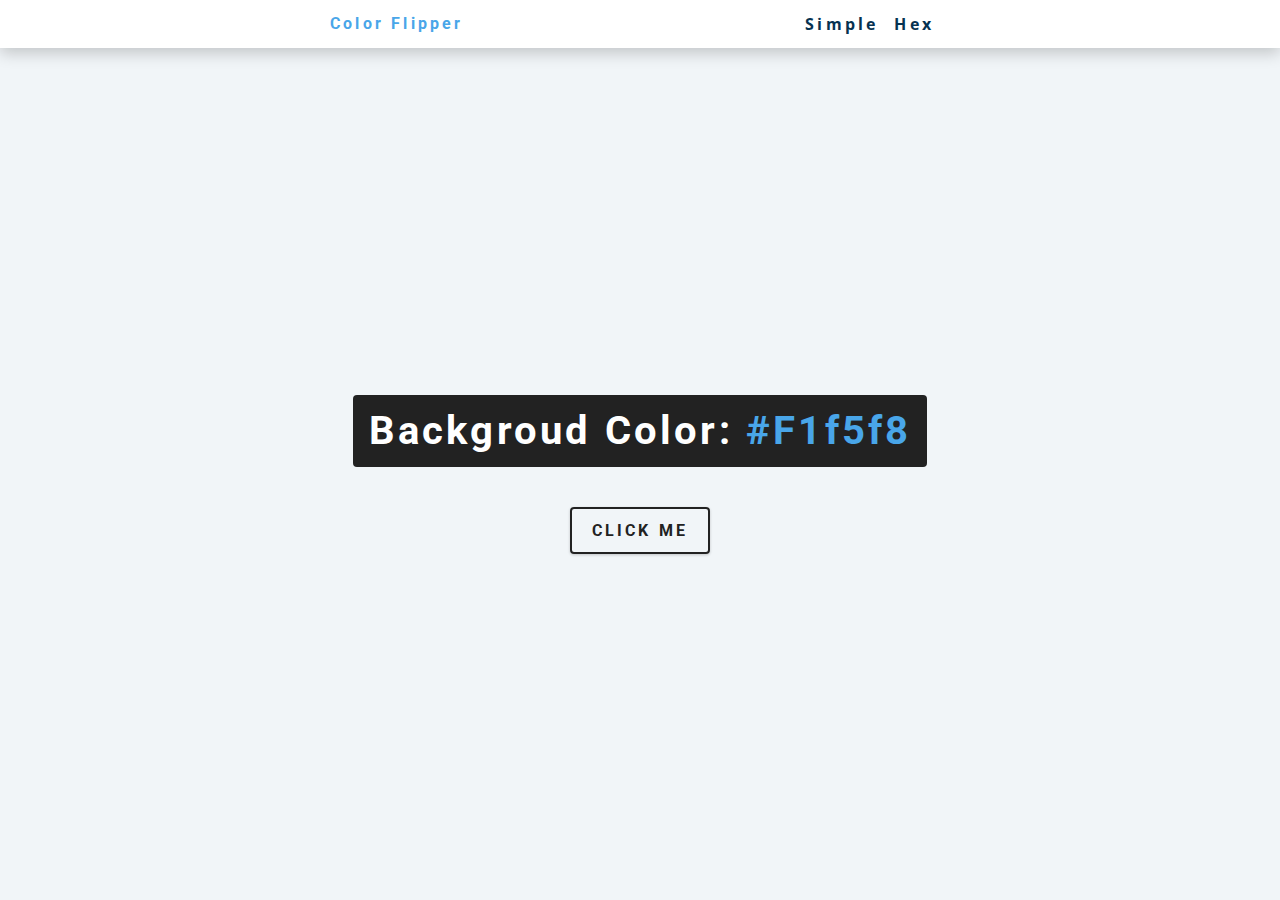
<file: Color Flipper/index.html>
<!DOCTYPE html>
<html lang="en">

<head>

    <meta charset="UTF-8">

    <meta name="viewport" content="width=device-width, initial-scale=1.0">

    <title> Color Flipper | | Simple </title>

    <link rel="stylesheet" href="styles.css" type="text/css"/>

</head>

<body>

    <nav>

        <div class="nav-center">

            <h4>color flipper</h4>

            <ul class="nav-links">

                <li>

                    <a href="index.html">Simple</a>

                </li>

                <li>

                    <a href="hex.html">hex</a>

                </li>
                
            </ul>

        </div>

    </nav>

    <main>

        <div class="container">

            <h2>backgroud color: <span class="color"> #f1f5f8 </span></h2>

            <button class="btn btn-hero" id="btn">click me</button>

        </div>

    </main>

    <!-- <h1>color flipper</h1> -->

    <!-- JavaScript -->

    <script src="app.js"></script>

</body>

</html>
</file>
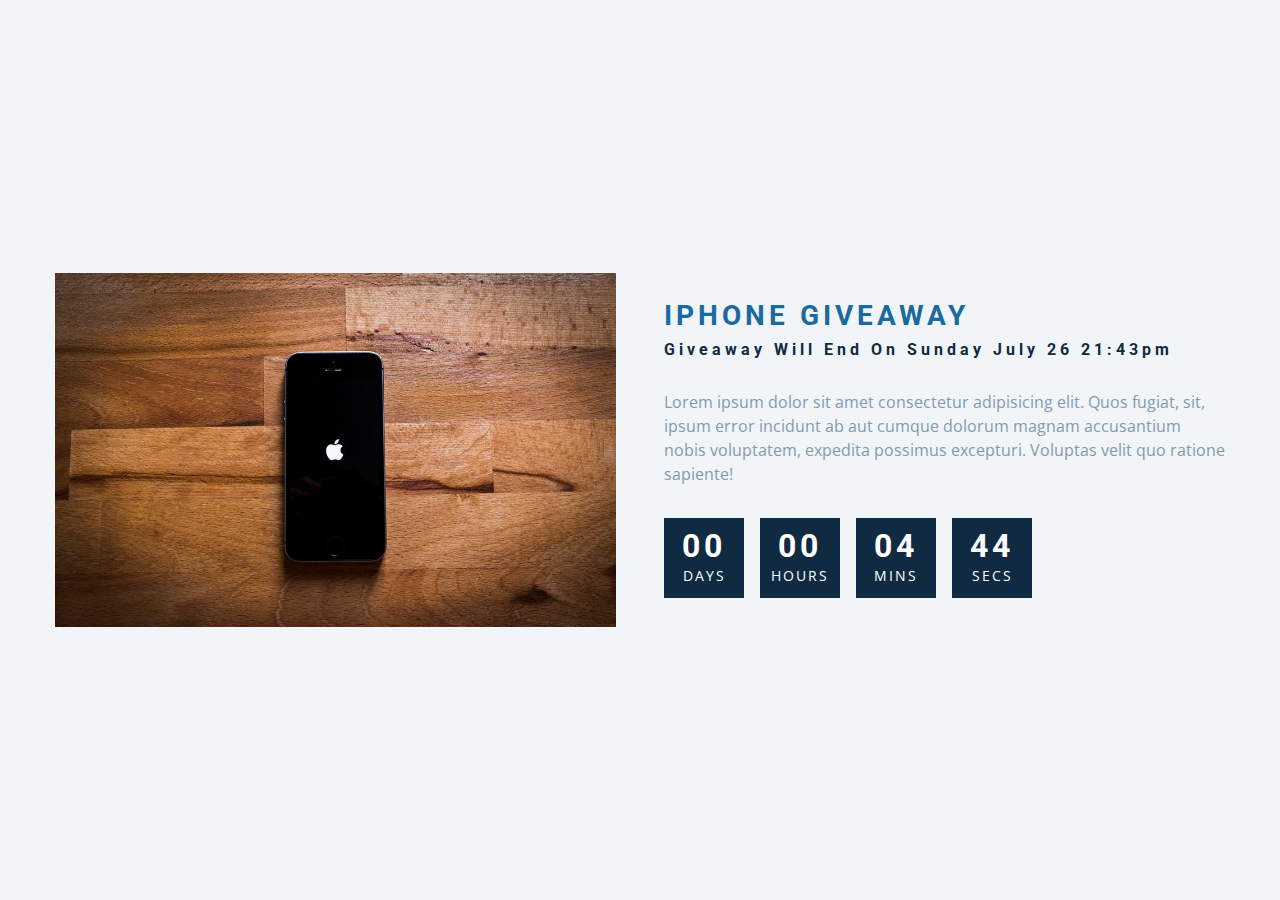
<file: Countdown Timer/index.html>
<!DOCTYPE html>

<html lang="en">

  <head>

    <meta charset="UTF-8" />

    <meta name="viewport" content="width=device-width, initial-scale=1.0" />

    <title>Countdown</title>


    <!-- styles -->
    <link rel="stylesheet" href="styles.css" />
    <link rel="icon" href="./logo.svg">
  </head>

  <body>

    <main>
      <section class="section-center">
        <!-- image -->
        <article class="gift-img">
          <img src="./gift.jpeg" alt="Gift Image" class="giveaway-img">
        </article>
        <!-- info -->
        <article class="gift-info">
          <h3>Iphone Giveaway</h3>
          <h4 class="giveaway">
            giveaway ends on Sunday, 24 October 2022, 8:00 am
          </h4>
          <p>
            Lorem ipsum dolor sit amet consectetur adipisicing elit.
            Quos fugiat, sit, ipsum error incidunt ab aut cumque dolorum
            magnam accusantium nobis voluptatem, expedita possimus excepturi.
            Voluptas velit quo ratione sapiente!
          </p>
          <div class="deadline">
            <!-- days -->
            <div class="deadline-format">
              <div>
                <h4 class="days">00</h4>
                <span>days</span>
              </div>
            </div>
            <!-- end of item -->
            <!-- hours -->
            <div class="deadline-format">
              <div>
                <h4 class="hours">00</h4>
                <span>hours</span>
              </div>
            </div>
            <!-- end of item -->
            <!-- minutes -->
            <div class="deadline-format">
              <div>
                <h4 class="mins">00</h4>
                <span>mins</span>
              </div>
            </div>
            <!-- end of item -->
            <!-- seconds -->
            <div class="deadline-format">
              <div>
                <h4 class="secs">00</h4>
                <span>secs</span>
              </div>
            </div>
            <!-- end of item -->
      
      
          </div>
        </article>
      </section>
    </main>

    <!-- javascript -->
    <script src="app.js"></script>

  </body>
</html>
</file>
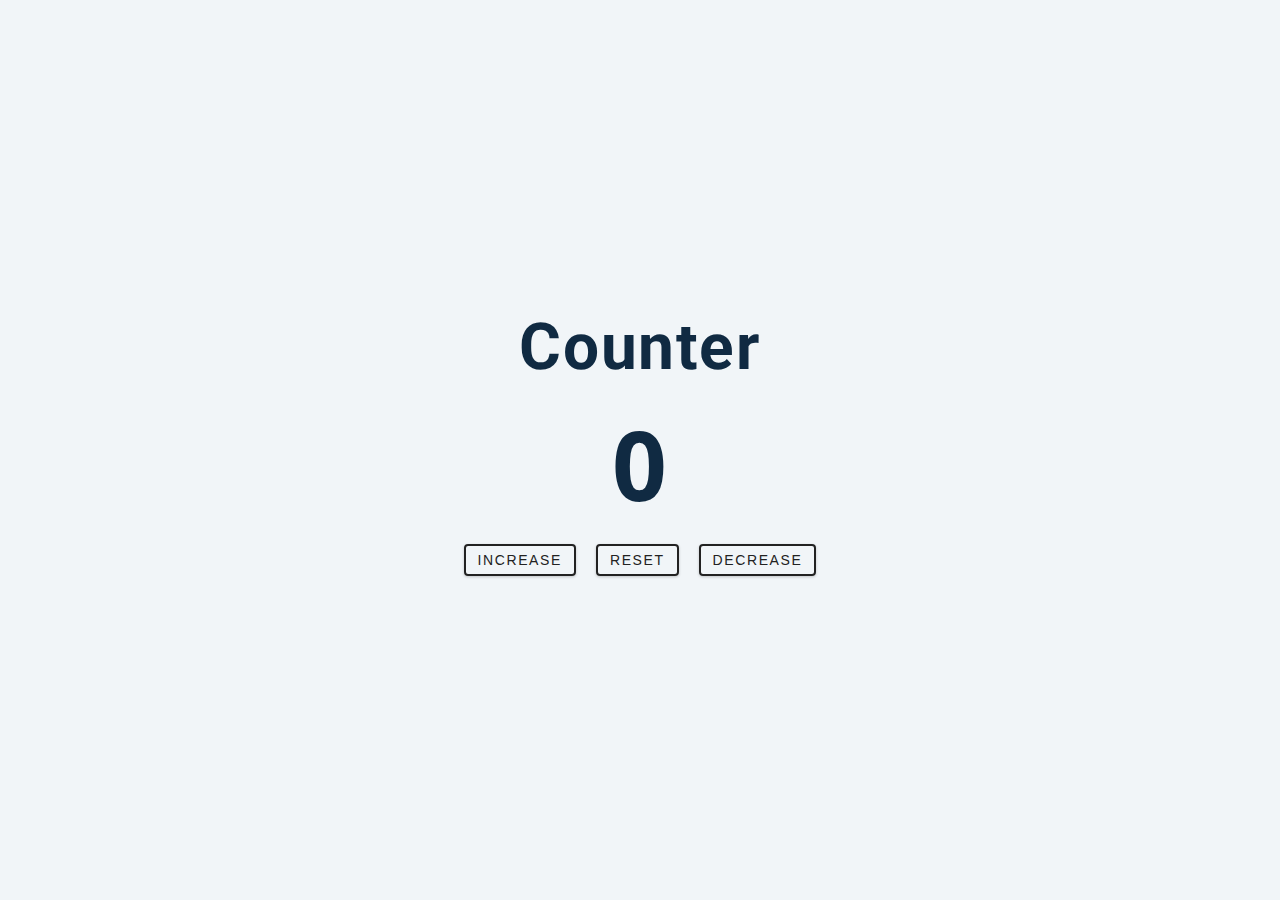
<file: Counter/index.html>
<!DOCTYPE html>

<html lang="en">

  <head>

    <meta charset="UTF-8" />

    <meta name="viewport" content="width=device-width, initial-scale=1.0" />

    <title>Counter</title>

    <link rel="stylesheet" href="styles.css" />

  </head>

  <body>

    <main>

      <div class="container">

        <h1> counter </h1>

        <span id="value"> 0 </span>

        <div class="button-container">

          <button class="btn increase">increase</button>
          
          <button class="btn reset">reset</button>

          <button class="btn decrease">decrease</button>

        </div>

      </div>
      
    </main>


    <!-- javascript -->
    <script src="app.js"></script>

  </body>
</html>
</file>
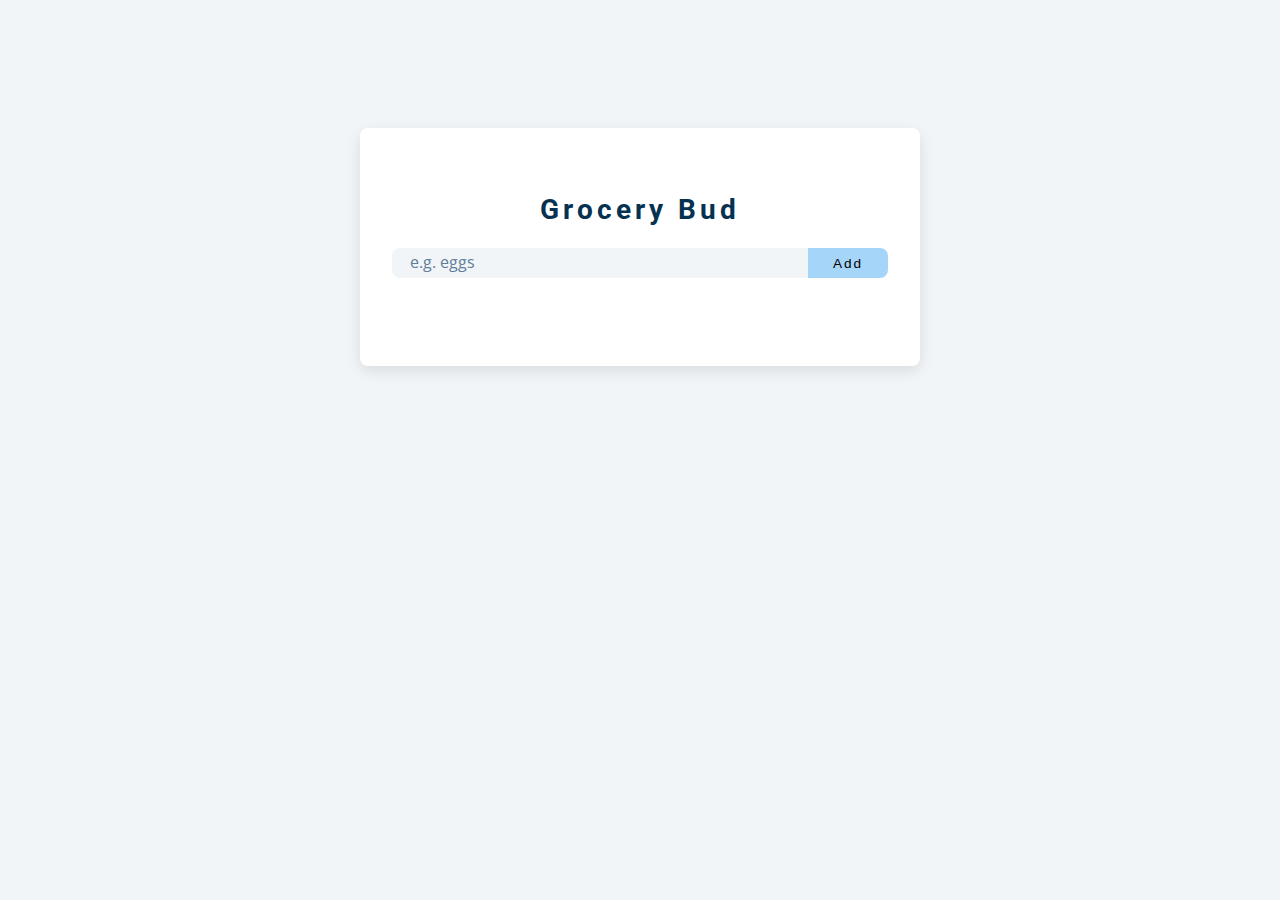
<file: GroceryBud/index.html>
<!DOCTYPE html>
<html lang="en">
  <head>
    <meta charset="UTF-8" />
    <meta name="viewport" content="width=device-width, initial-scale=1.0" />
    <title>Grocery Bud</title>
    <!-- font-awesome -->
    <link
      rel="stylesheet"
      href="https://cdnjs.cloudflare.com/ajax/libs/font-awesome/5.14.0/css/all.min.css"
    />
    <!-- styles -->
    <link rel="stylesheet" href="styles.css" />
  </head>
  <body>
    <section class="section-center">
      <!-- Form -->
      <form class="grocery-form">
        <p class="alert"></p>
        <h3>Grocery Bud</h3>
        <div class="form-control">
          <input type="text" id="grocery" placeholder="e.g. eggs">
          <button type="submit" class="submit-btn">Add</button>
        </div>
      </form>
      <!-- List -->
      <div class="grocery-container">
        <div class="grocery-list"></div>
        <!-- Button -->
        <button type="button" class="clear-btn">Clear List</button>
      </div>
    </section>
    <!-- javascript -->
    <script src="app.js"></script>
  </body>
</html>
</file>
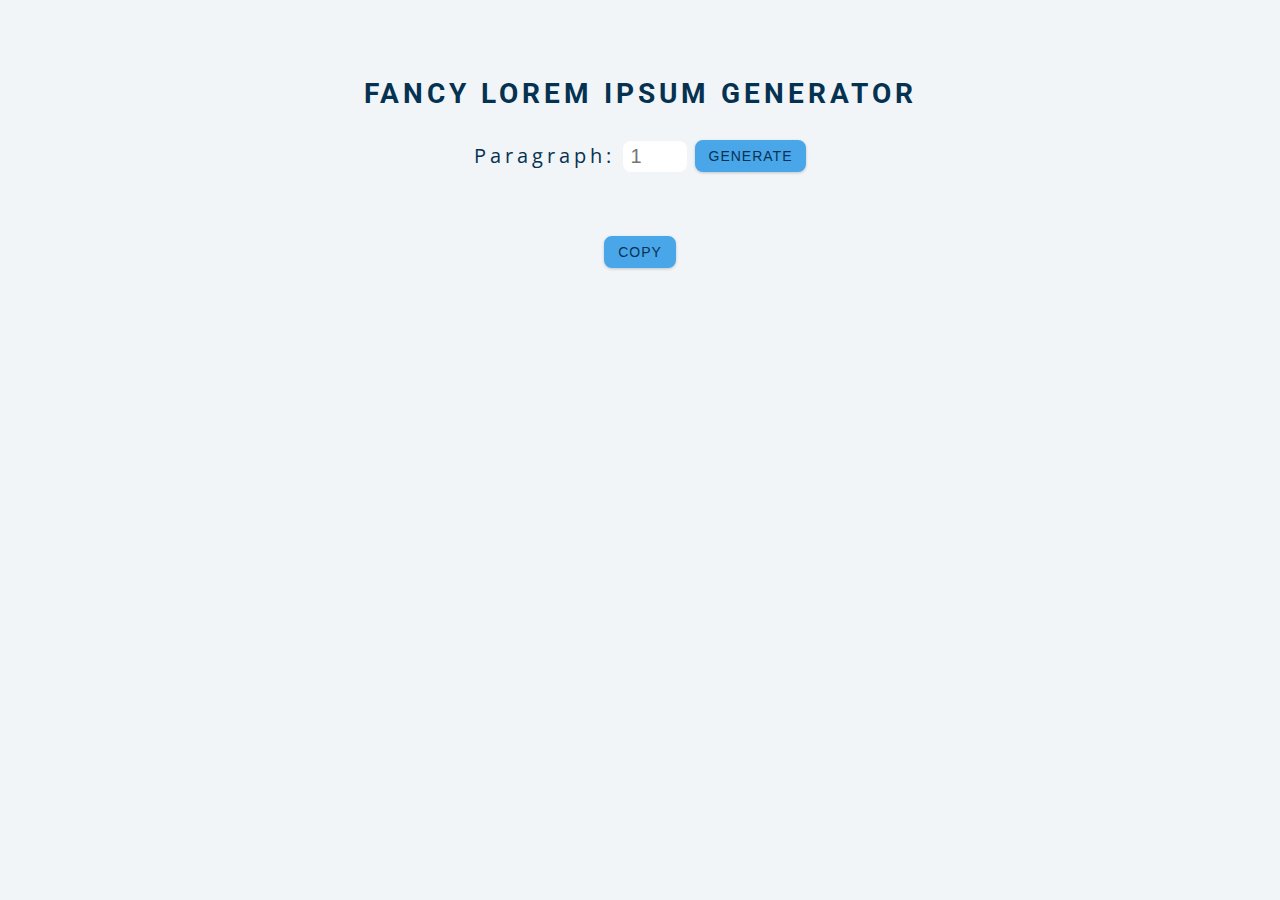
<file: Lorem Ipsum Generator/index.html>
<!DOCTYPE html>

<html lang="en">

  <head>

    <meta charset="UTF-8" />

    <meta name="viewport" content="width=device-width, initial-scale=1.0" />

    <title>Fancy Ipsum</title>

    <!-- styles -->
    <link rel="stylesheet" href="styles.css" />

  </head>

  <body>

    <section class="section-center">

      <h3> Fancy Lorem Ipsum Generator </h3>

      <form class="lorem-form">

        <label for="amount">Paragraph:</label>

        <input type="number" name="amount" id="amount" placeholder="1">

        <button type="submit" class="btn" id="generate">generate</button>

      </form>

      <article class="lorem-text"></article>

      <button type="button" class="btn" id="copy">copy</button>



    </section>

    <!-- javascript -->
    <script src="app.js"></script>

  </body>

</html>
</file>
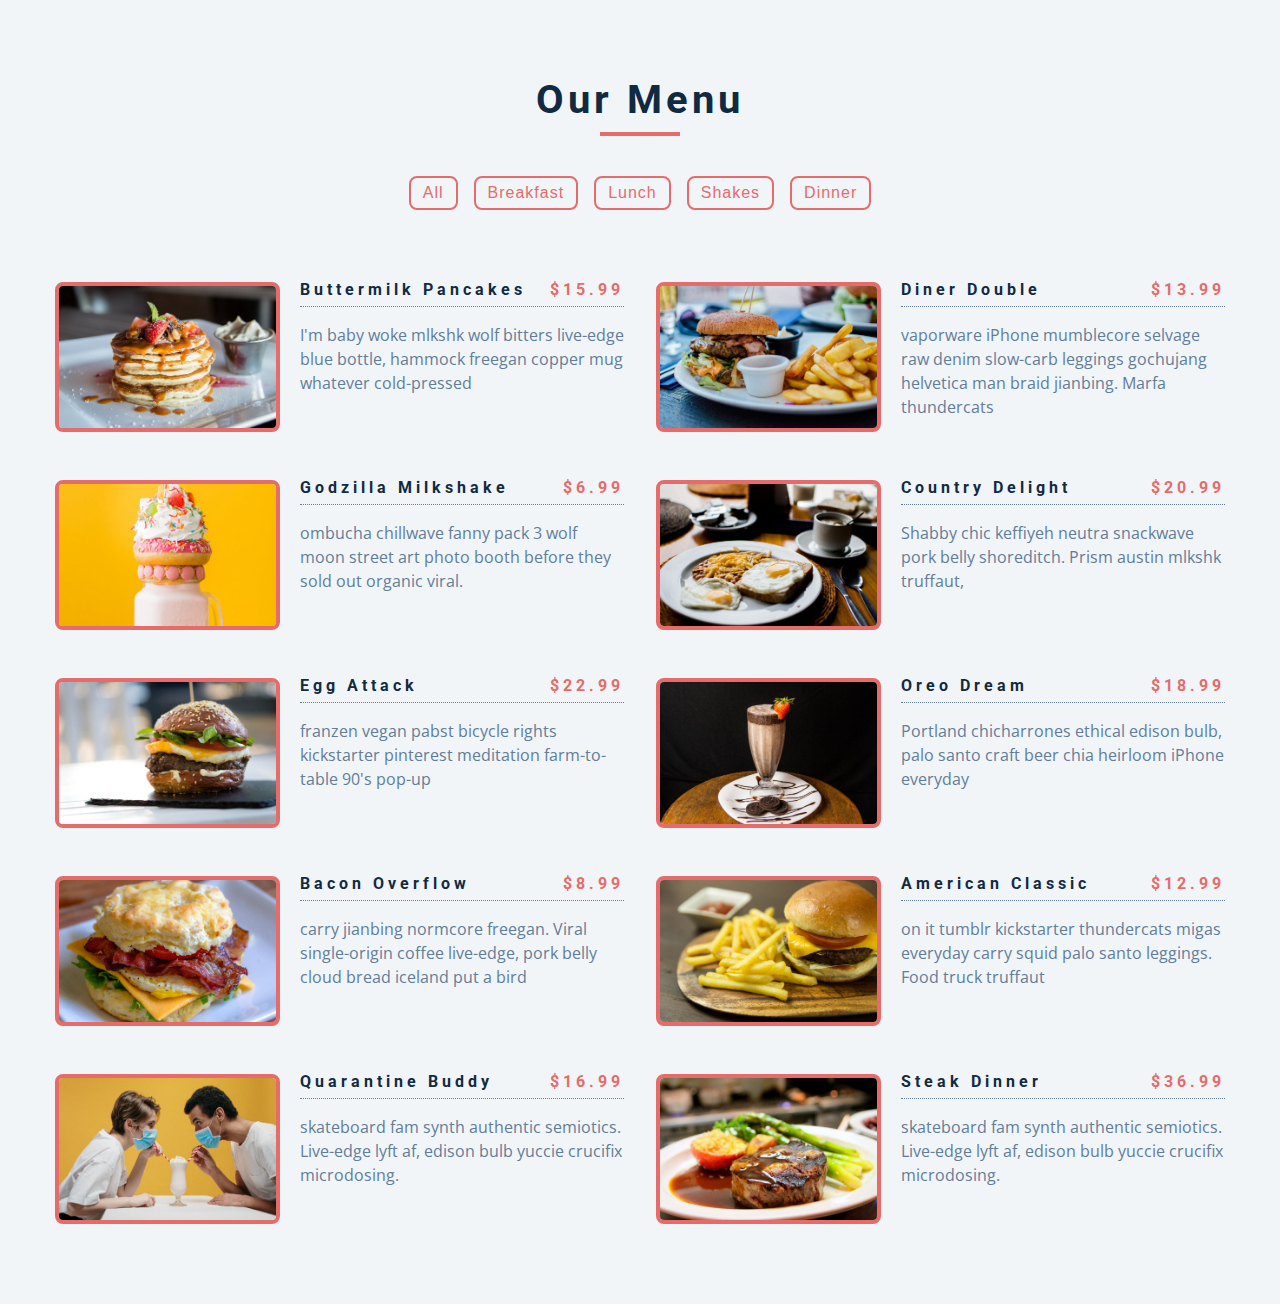
<file: Menu/index.html>
<!DOCTYPE html>

<html lang="en">

  <head>

    <meta charset="UTF-8" />

    <meta name="viewport" content="width=device-width, initial-scale=1.0" />

    <title>Starter</title>

    <!-- font-awesome -->
    <link rel="stylesheet"  href="https://cdnjs.cloudflare.com/ajax/libs/font-awesome/5.14.0/css/all.min.css"/>

    <!-- styles -->
    <link rel="stylesheet" href="styles.css" />

  </head>

  <body>

    <section class="menu">

      <!-- title -->
      <div class="title">

        <h2>our menu</h2>

        <div class="underline"></div>

      </div>

      <!-- filter buttons -->
      <div class="btn-container">

        <!-- <button class="filter-btn" type="button" data-id="all">all</button> -->

      </div>
      <!-- menu items -->
      <div class="section-center">
        
        <!-- Acts like a placeholder -->
        <!-- single item -->
        <!-- <article class="menu-item">

          <img src="./menu-item.jpeg" alt="Menu item" class="photo">

          <div class="item-info">

            <header>

              <h4>butterMilk pancakes</h4>

              <h4 class="price">$15</h4>

            </header>

            <p class="item-text">
              Lorem ipsum dolor sit amet consectetur adipisicing elit. 
              Nihil tempore repellendus cumque deleniti deserunt magnam 
              quos at quaerat autem reprehenderit?
            </p>

          </div>

        </article> -->
        <!-- end of single item -->
        

      </div>

    </section>

    <!-- javascript -->
    <script src="app.js"></script>

  </body>
  
</html>
</file>
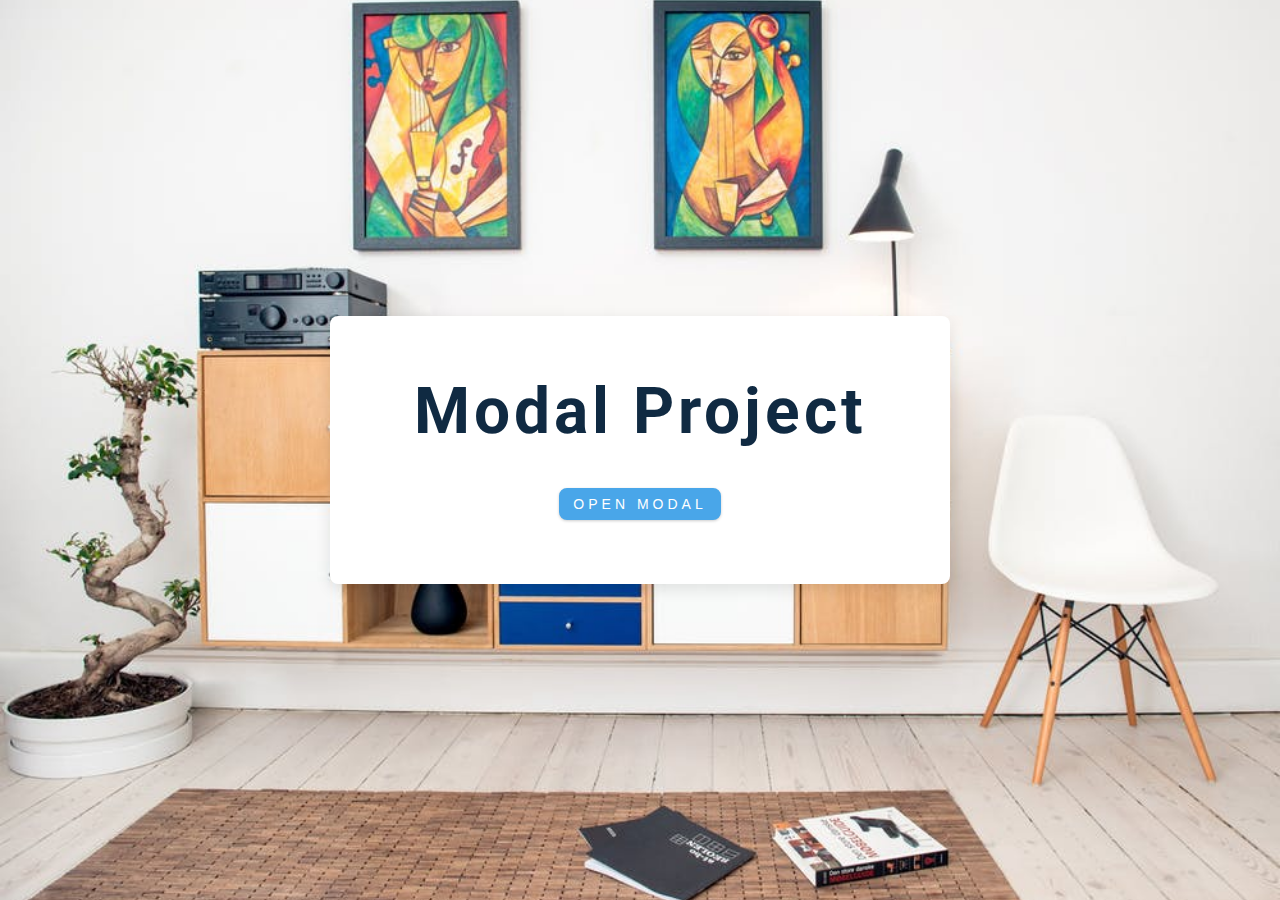
<file: Modal/index.html>
<!DOCTYPE html>
<html lang="en">
  <head>
    <meta charset="UTF-8" />
    <meta name="viewport" content="width=device-width, initial-scale=1.0" />
    <title>Modal</title>
    <!-- font-awesome -->
    <link
      rel="stylesheet"
      href="https://cdnjs.cloudflare.com/ajax/libs/font-awesome/5.14.0/css/all.min.css"
    />
    <!-- styles -->
    <link rel="stylesheet" href="styles.css" />
  </head>
  <body>
    <!-- hero -->
    <header class="hero">
      <div class="banner">
        <h1>Modal Project</h1>
        <button class="btn modal-btn">
          open modal
        </button>
      </div>
    </header>

    <!-- modal -->
    <div class="modal-overlay">
      <div class="modal-container">
        <h3>modal content</h3>
        <button class=" close-btn">
          X
        </button>
      </div>
    </div>
    <!-- end of hero -->
    
    
    
    <!-- javascript -->
    <script src="app.js"></script>
  </body>
</html>
</file>
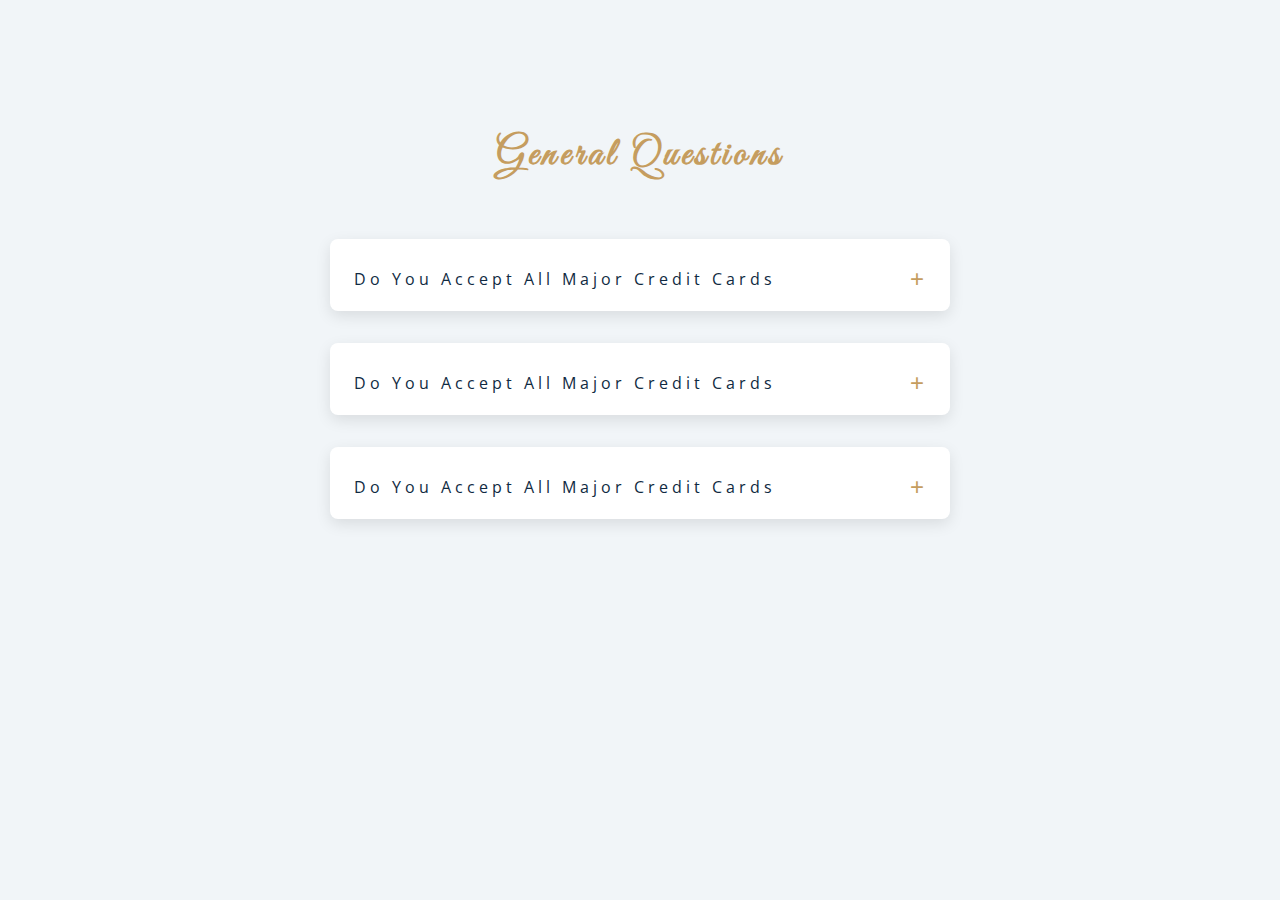
<file: Questions/index.html>
<!DOCTYPE html>

<html lang="en">

  <head>

    <meta charset="UTF-8" />

    <meta name="viewport" content="width=device-width, initial-scale=1.0" />

    <title>Q & A</title>
    
    <!-- font-awesome -->
    <link rel="stylesheet" href="https://cdnjs.cloudflare.com/ajax/libs/font-awesome/5.14.0/css/all.min.css"/>
    
    <!-- extra fonts -->
    <link href="https://fonts.googleapis.com/css?family=Great+Vibes&display=swap" rel="stylesheet"/>
    
    <!-- styles -->
    <link rel="stylesheet" href="styles.css" />
  
  </head>
  
  <body>
    
    <section class="questions">
      
      <!-- title -->
      <div class="title">

        <h2>general questions</h2>

      </div>

      <div class="section-center">
        
        <!-- single question -->
        <article class="question">
        
          <div class="question-title">

            <p>do you accept all major credit cards</p>

            <button type="button" class="question-btn">

              <span class="plus-icon">+</span>

              <span class="minus-icon">-</span>

            </button>

          </div>
          
          <!-- question text -->
          <div class="question-text">

            Lorem ipsum dolor sit amet consectetur adipisicing elit. 
            Aut consequatur velit accusamus natus repudiandae, 
            blanditiis laboriosam asperiores nulla ex id facere quae!
            Minima, enim? Nobis et in ut labore voluptate.

          </div>

        </article>

        <!-- single question -->
        <article class="question">

          <div class="question-title">

            <p>do you accept all major credit cards</p>

            <button type="button" class="question-btn">

              <span class="plus-icon">+</span>

              <span class="minus-icon">-</span>

            </button>

          </div>

          <!-- question text -->
          <div class="question-text">

            Lorem ipsum dolor sit amet consectetur adipisicing elit. 
            Aut consequatur velit accusamus natus repudiandae, 
            blanditiis laboriosam asperiores nulla ex id facere quae!
            Minima, enim? Nobis et in ut labore voluptate.

          </div>

        </article>

        <!-- single question -->
        <article class="question">

          <div class="question-title">

            <p>do you accept all major credit cards</p>

            <button type="button" class="question-btn">
              
              <span class="plus-icon">+</span>

              <span class="minus-icon">-</span>

            </button>

          </div>

          <!-- question text -->
          <div class="question-text">

            Lorem ipsum dolor sit amet consectetur adipisicing elit. 
            Aut consequatur velit accusamus natus repudiandae, 
            blanditiis laboriosam asperiores nulla ex id facere quae!
            Minima, enim? Nobis et in ut labore voluptate.

          </div>

        </article>

      </div>

    </section>

    <!-- javascript -->
    <script src="app.js"></script>

  </body>

</html>
</file>
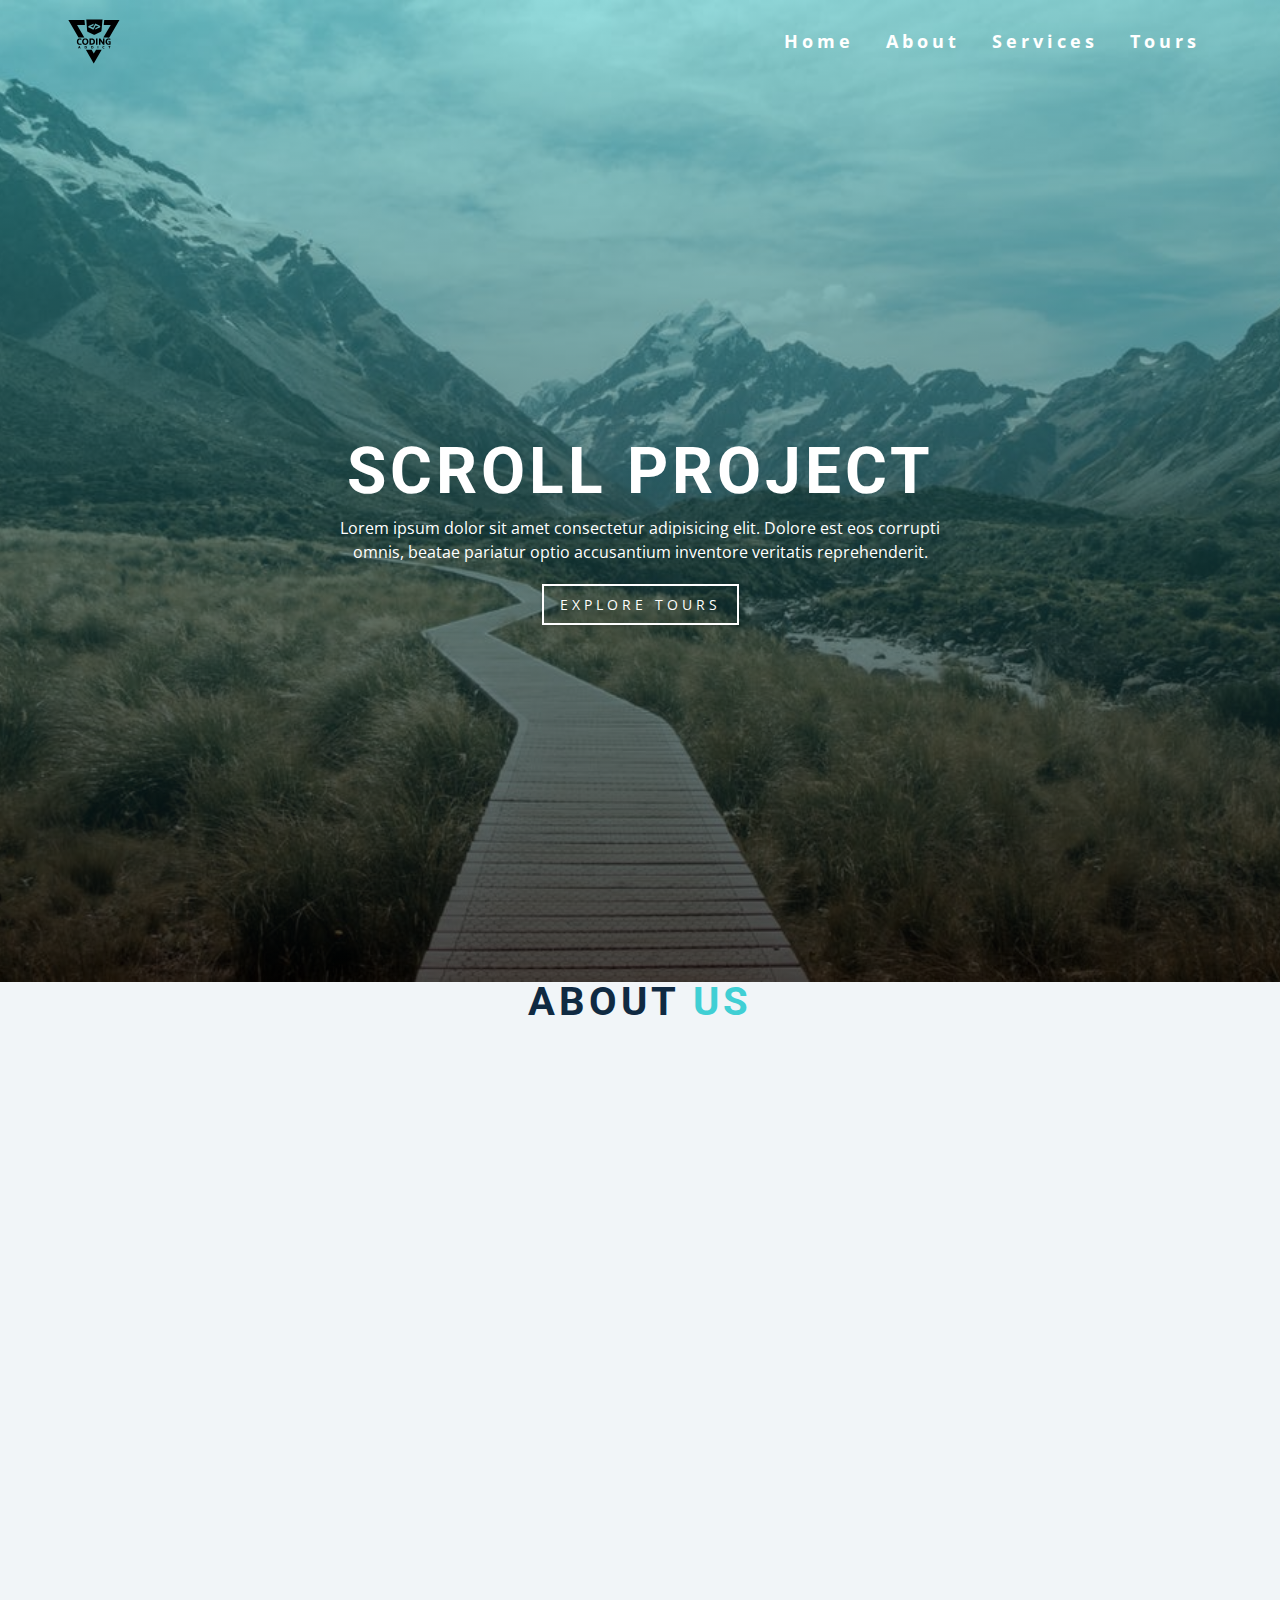
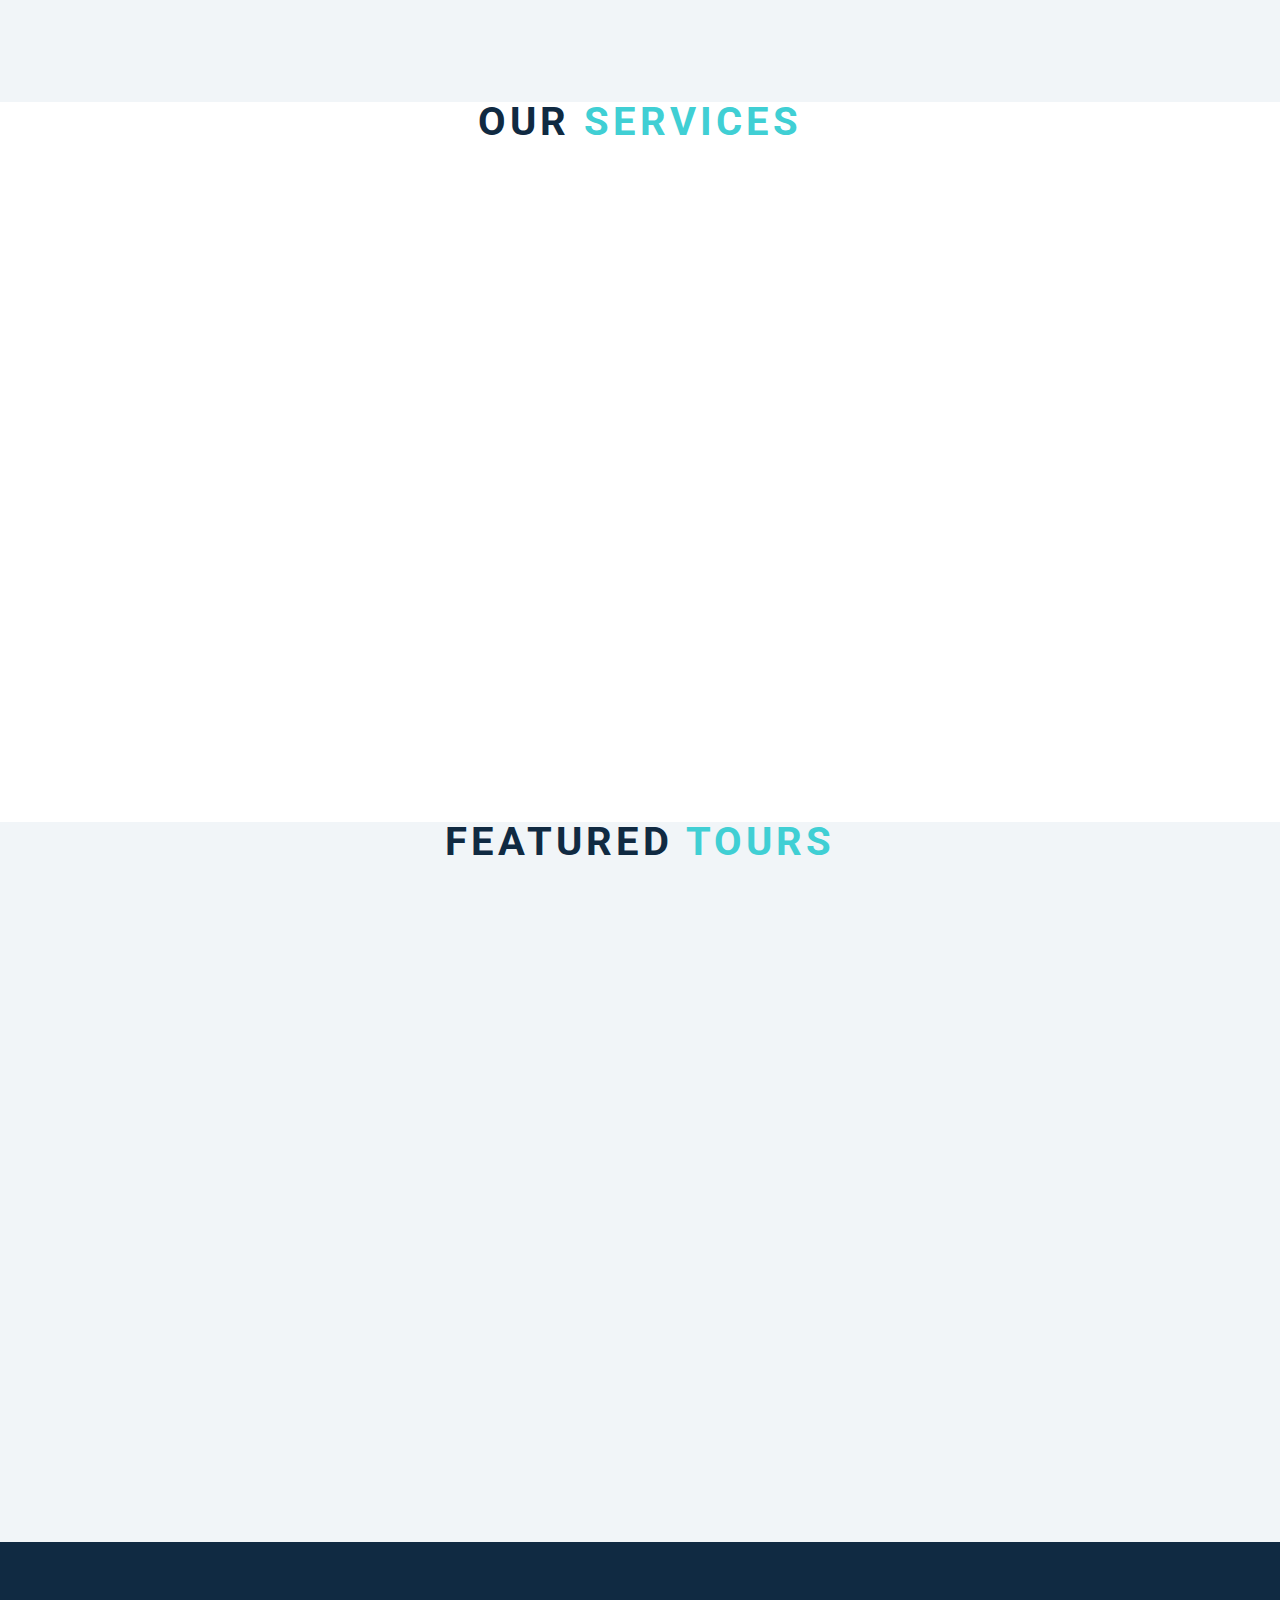
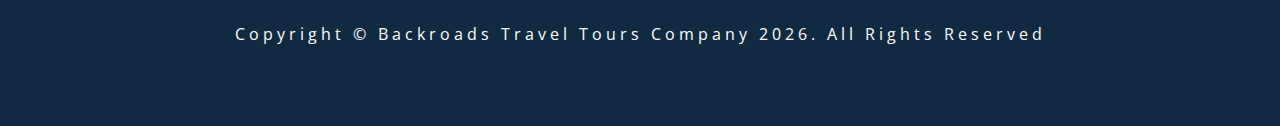
<file: Scroll/index.html>
<!DOCTYPE html>

<html lang="en">

  <head>

    <meta charset="UTF-8" />

    <meta name="viewport" content="width=device-width, initial-scale=1.0" />

    <title>Scroll</title>

    <!-- font-awesome -->

    <link rel="stylesheet" href="https://cdnjs.cloudflare.com/ajax/libs/font-awesome/5.14.0/css/all.min.css"/>
    
    <!-- styles -->
    
    <link rel="stylesheet" href="styles.css" />
  
  </head>
  
  <body>

    <!-- header -->
    <header id="home">
      
      <!-- navbar -->
      <nav id="nav">

        <div class="nav-center">

          <!-- nav header -->
          <div class="nav-header">

            <img src="./logo.svg" alt="logo" class="logo">

            <buttton class="nav-toggle temp-btn">
              #
              <!-- <i class="fas fa-bars"></i> -->

            </buttton>

          </div>

          <!-- links -->
          <div class="links-container">

            <ul class="links">

              <li>

                <a href="#home" class="scroll-link">home</a>

              </li>

              <li>

                <a href="#about" class="scroll-link">about</a>

              </li>

              <li>

                <a href="#services" class="scroll-link">services</a>
                
              </li>

              <li>

                <a href="#tours" class="scroll-link">tours</a>

              </li>

            </ul>
            
          </div>

        </div>

      </nav>

      <!--  banner  -->
      <div class="banner">

        <div class="container">

          <h1>scroll project</h1>

          <p>
            Lorem ipsum dolor sit amet consectetur 
            adipisicing elit. Dolore est eos corrupti omnis,
            beatae pariatur optio accusantium inventore veritatis 
            reprehenderit.
          </p>

          <a href="#tours" class="scroll-link btn btn-white">explore tours</a>

        </div>

      </div>

    </header>

    <!-- about -->
    <section id="about" class="section">

      <div class="title">

        <h2> about <span> us </span> </h2>

      </div>

    </section>


    <!-- services -->
    <section id="services" class="section">

      <div class="title">

        <h2> our <span> services </span> </h2>

      </div>

    </section>

    <!-- tours -->
    <section id="tours" class="section">

      <div class="title">

        <h2> featured <span> tours </span> </h2>

      </div>

    </section>

    <!-- footer -->
    <footer class="section">

      <p>
        copyright &copy; backroads travel tours company 
        <span class="date"></span>. all rights reserved
      </p>

    </footer>

    <!-- back to top -->
    <a href="#home" class="scroll-link top-link">

      <i class="fas fa-arrow-up"></i>

    </a>


    <!-- javascript -->
    <script src="app.js"></script>

  </body>

</html>
</file>
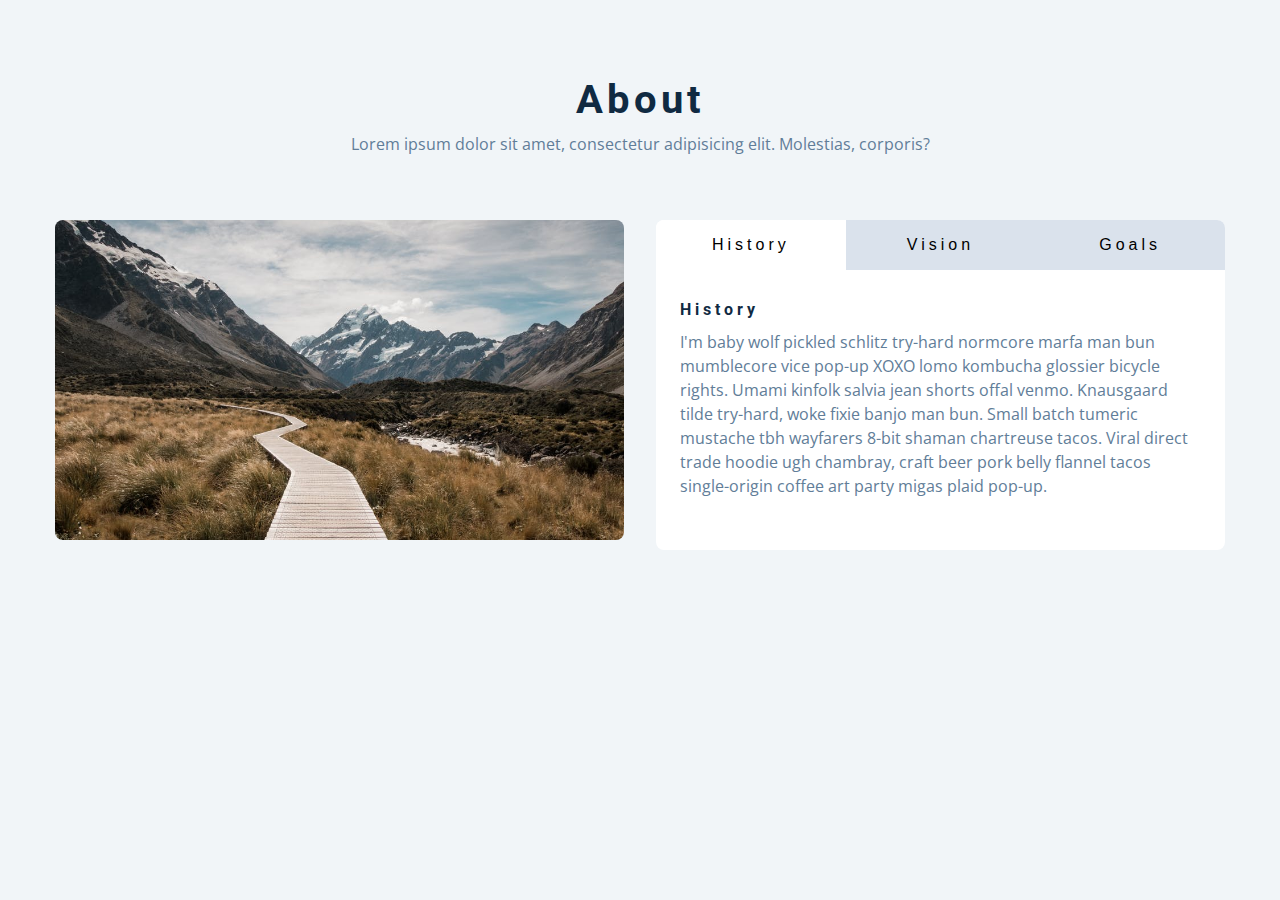
<file: Tabs Project/index.html>
<!DOCTYPE html>

<html lang="en">
  
  <head>

    <meta charset="UTF-8" />
    
    <meta name="viewport" content="width=device-width, initial-scale=1.0" />
    
    <title>Tabs</title>

    <!-- styles -->
    <link rel="stylesheet" href="styles.css" />
  
  </head>
  
  <body>
    
    <section class="section">
      
      <div class="title">
        
        <h2>about</h2>
        
        <p>
          Lorem ipsum dolor sit amet, consectetur
          adipisicing elit. Molestias, corporis?
        </p>

      </div>

      <div class="about-center section-center">

        <article class="about-img">

          <img src="./hero-bcg.jpeg" alt="About Image">

        </article>

        <article class="about">
          
          <!-- Button container -->
          <div class="btn-container">
            <button class="tab-btn active" data-id="history">history</button>
            <button class="tab-btn" data-id="vision">vision</button>
            <button class="tab-btn" data-id="goals">goals</button>
          </div>
          <article class="about-content">
            <!-- single item -->
            <div class="content active" id="history">
              <h4>history</h4>
              <p>
                I'm baby wolf pickled schlitz try-hard normcore marfa man bun mumblecore vice
                pop-up XOXO lomo kombucha glossier bicycle rights. Umami kinfolk salvia jean
                shorts offal venmo. Knausgaard tilde try-hard, woke fixie banjo man bun. Small
                batch tumeric mustache tbh wayfarers 8-bit shaman chartreuse tacos. Viral
                direct trade hoodie ugh chambray, craft beer pork belly flannel tacos
                single-origin coffee art party migas plaid pop-up.
              </p>
            </div>
            <!-- end of single item -->
            <!-- single item -->
            <div class="content" id="vision">
              <h4>vision</h4>
              <p>
                Man bun PBR&B keytar copper mug prism, hell of helvetica. Synth crucifix offal
                deep v hella biodiesel. Church-key listicle polaroid put a bird on it
                chillwave palo santo enamel pin, tattooed meggings franzen la croix cray.
                Retro yr aesthetic four loko tbh helvetica air plant, neutra palo santo tofu
                mumblecore. Hoodie bushwick pour-over jean shorts chartreuse shabby chic. Roof
                party hammock master cleanse pop-up truffaut, bicycle rights skateboard
                affogato readymade sustainable deep v live-edge schlitz narwhal.
              </p>
              <ul>
                <li>list item</li>
                <li>list item</li>
                <li>list item</li>
              </ul>
            </div>
            <!-- end of single item -->
            <!-- single item -->
            <div class="content" id="goals">
              <h4>goals</h4>
              <p>
                Chambray authentic truffaut, kickstarter brunch taxidermy vape heirloom four
                dollar toast raclette shoreditch church-key. Poutine etsy tote bag, cred
                fingerstache leggings cornhole everyday carry blog gastropub. Brunch biodiesel
                sartorial mlkshk swag, mixtape hashtag marfa readymade direct trade man braid
                cold-pressed roof party. Small batch adaptogen coloring book heirloom.
                Letterpress food truck hammock literally hell of wolf beard adaptogen everyday
                carry. Dreamcatcher pitchfork yuccie, banh mi salvia venmo photo booth quinoa
                chicharrones.
              </p>
            </div>
            <!-- end of single item -->
          </article>

        </article>
      </div>

    </section>



    <!-- javascript -->
    <script src="app.js"></script>
  </body>
</html>
</file>
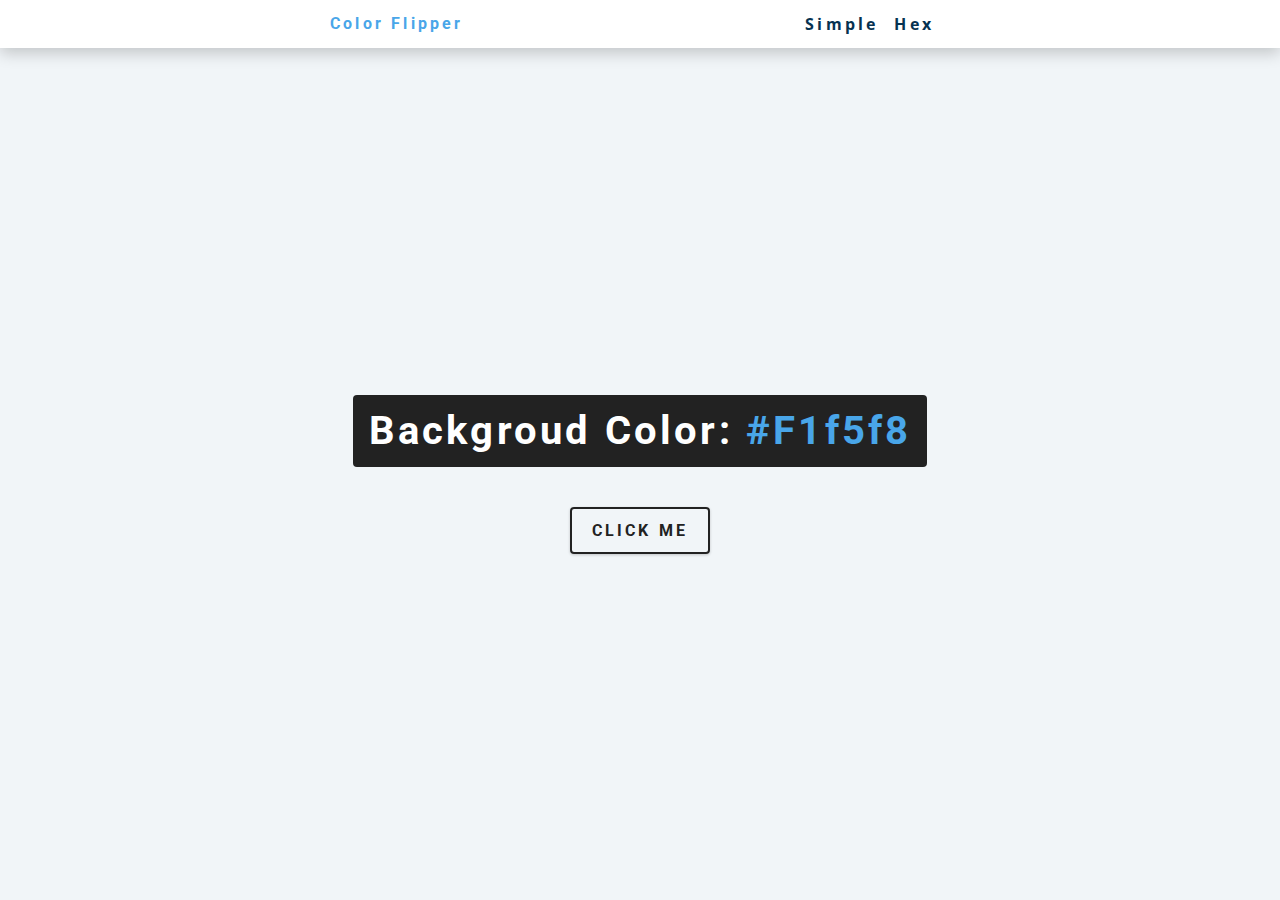
<file: Color Flipper/hex.html>
<!DOCTYPE html>
<html lang="en">

<head>

    <meta charset="UTF-8">

    <meta name="viewport" content="width=device-width, initial-scale=1.0">

    <title> Color Flipper | | Hex </title>

    <link rel="stylesheet" href="styles.css" type="text/css"/>

</head>

<body>

    <nav>

        <div class="nav-center">

            <h4>color flipper</h4>

            <ul class="nav-links">

                <li>

                    <a href="index.html">Simple</a>

                </li>

                <li>

                    <a href="hex.html">hex</a>

                </li>
                
            </ul>

        </div>

    </nav>

    <main>

        <div class="container">

            <h2>backgroud color: <span class="color"> #f1f5f8 </span></h2>

            <button class="btn btn-hero" id="btn">click me</button>

        </div>

    </main>

    <!-- <h1>color flipper</h1> -->

    <!-- JavaScript -->

    <script src="hex.js"></script>

</body>

</html>
</file>
<file: Color Flipper/styles.css>
/* FONTS */
@import url("https://fonts.googleapis.com/css?family=Open+Sans|Roboto:400,700&display=swap");

/* VARIABLES */
:root{

    /* COLORS */
      /* dark shades of primary color*/
  --clr-primary-1: hsl(205, 86%, 17%);
  --clr-primary-2: hsl(205, 77%, 27%);
  --clr-primary-3: hsl(205, 72%, 37%);
  --clr-primary-4: hsl(205, 63%, 48%);
  /* primary/main color */
  --clr-primary-5: hsl(205, 78%, 60%);
  /* lighter shades of primary color */
  --clr-primary-6: hsl(205, 89%, 70%);
  --clr-primary-7: hsl(205, 90%, 76%);
  --clr-primary-8: hsl(205, 86%, 81%);
  --clr-primary-9: hsl(205, 90%, 88%);
  --clr-primary-10: hsl(205, 100%, 96%);
  /* darkest grey - used for headings */
  --clr-grey-1: hsl(209, 61%, 16%);
  --clr-grey-2: hsl(211, 39%, 23%);
  --clr-grey-3: hsl(209, 34%, 30%);
  --clr-grey-4: hsl(209, 28%, 39%);
  /* grey used for paragraphs */
  --clr-grey-5: hsl(210, 22%, 49%);
  --clr-grey-6: hsl(209, 23%, 60%);
  --clr-grey-7: hsl(211, 27%, 70%);
  --clr-grey-8: hsl(210, 31%, 80%);
  --clr-grey-9: hsl(212, 33%, 89%);
  --clr-grey-10: hsl(210, 36%, 96%);
  --clr-white: #fff;
  --clr-red-dark: hsl(360, 67%, 44%);
  --clr-red-light: hsl(360, 71%, 66%);
  --clr-green-dark: hsl(125, 67%, 44%);
  --clr-green-light: hsl(125, 71%, 66%);
  --clr-black: #222;

  /*    FONTS    */
  --ff-primary: "Roboto", sans-serif;
  --ff-secondary: "Open Sans", sans-serif;

  --transition: all 0.2s linear;
  --spacing: 0.2rem;
  --radius: 0.25rem;
  --light-shadow: 0 5px 15px rgba(0, 0, 0, 0.1);
  --dark-shadow: 0 5px 15px rgba(0, 0, 0, 0.2);
  --max-width: 1170px;
  --fixed-width: 620px;
}

/*      GLOBAL STYLES    */
*,
::after,
::before {
  margin: 0;
  padding: 0;
  box-sizing: border-box;
}
body {
    font-family: var(--ff-secondary);
    background: var(--clr-grey-10);
    color: var(--clr-grey-1);
    line-height: 1.5;
    font-size: 0.875rem;
  }

  ul {
    list-style-type: none;
  }

  a {
    text-decoration: none;
  }

  h1, h2, h3, h4 {
  letter-spacing: var(--spacing);
  text-transform: capitalize;
  line-height: 1.25;
  margin-bottom: 0.75rem;
  font-family: var(--ff-primary);
}

h1 {
    font-size: 3rem;
}

h2 {
    font-size: 2rem;
  }

h3 {
    font-size: 1.25rem;
  }

h4 {
    font-size: 0.875rem;
  }

p {
    margin-bottom: 1.25rem;
    color: var(--clr-grey-5);
  }

  @media screen and (min-width: 800px) {
  h1 {
    font-size: 4rem;
  }
  h2 {
    font-size: 2.5rem;
  }
  h3 {
    font-size: 1.75rem;
  }
  h4 {
    font-size: 1rem;
  }
  body {
    font-size: 1rem;
  }
  h1,
  h2,
  h3,
  h4 {
    line-height: 1;
  }
}

@media screen and (min-width: 800px) {
h1 {
    font-size: 4rem;
}

h2 {
    font-size: 2.5rem;
}

h3 {
    font-size: 1.75rem;
}

h4 {
    font-size: 1rem;
}

body {
    font-size: 1rem;
}


h1, h2, h3, h4 {
    line-height: 1;
}
  }
  /*  global classes */


  main {
    min-height: 100vh;
    display: grid;
    place-items: center;
  }
  
/*      NAVIGATION BAR   */
  nav {
    background: var(--clr-white);
    height: 3rem;
    display: grid;
    align-items: center;
    box-shadow: var(--dark-shadow);
  }
  .nav-center {
    width: 90vw;
    max-width: var(--fixed-width);
    margin: 0 auto;
    display: flex;
    align-items: center;
    justify-content: space-between;
  }
  .nav-center h4 {
    margin-bottom: 0;
    color: var(--clr-primary-5);
  }
  .nav-links {
    display: flex;
  }
  nav a {
    text-transform: capitalize;
    font-weight: 700;
    font-size: 1rem;
    color: var(--clr-primary-1);
    letter-spacing: var(--spacing);
    margin-right: 1rem;
  }
  nav a:hover {
    color: var(--clr-primary-5);
  }

  /* MAIN CONTAINER */
  main {
    min-height: calc(100vh - 3rem);
    display: grid;
    place-items: center;
  }
  .container {
    text-align: center;
  }
  .container h2 {
    background: var(--clr-black);
    color: var(--clr-white);
    padding: 1rem;
    border-radius: var(--radius);
    margin-bottom: 2.5rem;
  }
  .color {
    color: var(--clr-primary-5);
  }
  .btn-hero {
    font-family: var(--ff-primary);
    text-transform: uppercase;
    background: transparent;
    color: var(--clr-black);
    letter-spacing: var(--spacing);
    display: inline-block;
    font-weight: 700;
    transition: var(--transition);
    border: 2px solid var(--clr-black);
    cursor: pointer;
    box-shadow: 0 1px 3px rgba(0, 0, 0, 0.2);
    border-radius: var(--radius);
    font-size: 1rem;
    padding: 0.75rem 1.25rem;
  }
  .btn-hero:hover {
    color: var(--clr-white);
    background: var(--clr-black);
  }
</file>
<file: Countdown Timer/styles.css>
/*
=============== 
Fonts
===============
*/
@import url("https://fonts.googleapis.com/css?family=Open+Sans|Roboto:400,700&display=swap");

/*
=============== 
Variables
===============
*/

:root {
  /* dark shades of primary color*/
  --clr-primary-1: hsl(205, 86%, 17%);
  --clr-primary-2: hsl(205, 77%, 27%);
  --clr-primary-3: hsl(205, 72%, 37%);
  --clr-primary-4: hsl(205, 63%, 48%);
  /* primary/main color */
  --clr-primary-5: #49a6e9;
  /* lighter shades of primary color */
  --clr-primary-6: hsl(205, 89%, 70%);
  --clr-primary-7: hsl(205, 90%, 76%);
  --clr-primary-8: hsl(205, 86%, 81%);
  --clr-primary-9: hsl(205, 90%, 88%);
  --clr-primary-10: hsl(205, 100%, 96%);
  /* darkest grey - used for headings */
  --clr-grey-1: hsl(209, 61%, 16%);
  --clr-grey-2: hsl(211, 39%, 23%);
  --clr-grey-3: hsl(209, 34%, 30%);
  --clr-grey-4: hsl(209, 28%, 39%);
  /* grey used for paragraphs */
  --clr-grey-5: hsl(210, 22%, 49%);
  --clr-grey-6: hsl(209, 23%, 60%);
  --clr-grey-7: hsl(211, 27%, 70%);
  --clr-grey-8: hsl(210, 31%, 80%);
  --clr-grey-9: hsl(212, 33%, 89%);
  --clr-grey-10: hsl(210, 36%, 96%);
  --clr-grey-11: hsl(0, 0%, 83%);
  --clr-white: #fff;
  --clr-red-dark: hsl(360, 67%, 44%);
  --clr-red-light: hsl(360, 71%, 66%);
  --clr-green-dark: hsl(125, 67%, 44%);
  --clr-green-light: hsl(125, 71%, 66%);
  --clr-black: #222;
  --clr-gold: #c59d5f;
  --ff-primary: "Roboto", sans-serif;
  --ff-secondary: "Open Sans", sans-serif;
  --transition: all 0.3s linear;
  --spacing: 0.25rem;
  --radius: 0.5rem;
  --light-shadow: 0 5px 15px rgba(0, 0, 0, 0.1);
  --dark-shadow: 0 5px 15px rgba(0, 0, 0, 0.2);
  --max-width: 1170px;
  --fixed-width: 620px;
}
/*
=============== 
Global Styles
===============
*/

* {
  margin: 0;
  padding: 0;
  box-sizing: border-box;
}

body {
  font-family: var(--ff-secondary);
  background: var(--clr-grey-10);
  color: var(--clr-grey-1);
  line-height: 1.5;
  font-size: 0.875rem;
}

ul {
  list-style-type: none;
}

a {
  text-decoration: none;
}

img {
  display: block;
  width: 100%;
}

h1, h2, h3, h4 {
  letter-spacing: var(--spacing);
  text-transform: capitalize;
  line-height: 1.25;
  margin-bottom: 0.75rem;
  font-family: var(--ff-primary);
}

h1 {
  font-size: 3rem;
}

h2 {
  font-size: 2rem;
}

h3 {
  font-size: 1.25rem;
}

h4 {
  font-size: 0.875rem;
}

p {
  margin-bottom: 1.25rem;
  color: var(--clr-grey-5);
}

@media screen and (min-width: 800px) {
  h1 {
    font-size: 4rem;
  }

  h2 {
    font-size: 2.5rem;
  }

  h3 {
    font-size: 1.75rem;
  }

  h4 {
    font-size: 1rem;
  }

  body {
    font-size: 1rem;
  }

  h1, h2, h3, h4 {
    line-height: 1;
  }
}


/*  global classes */

/* section */
.section-center {
  width: 90vw;
  margin: 5rem auto;
  max-width: 1170px;
}

main {
  min-height: 100vh;
  display: grid;
  place-items: center;
}

/*
=============== 
Countdown Timer
===============
*/

.gift-img {
  margin-bottom: 2rem;
  background-color: var(--clr-grey-11);
}

.exp-img {
  opacity: 0.5;
}

.gift-info h3 {
  text-transform: uppercase;
  color: var(--clr-primary-3);
}
.gift-info p {
  color: var(--clr-grey-6);
}

.date {
  color: var(--clr-grey-5);
  font-size: 0.85rem;
}

@media screen and (min-width: 992px) {
  .section-center {
    display: grid;
    grid-template-columns: 1fr 1fr;
    place-items: center;
    gap: 3rem;
    width: 95vw;
  }

  .gift-img {
    margin-bottom: 0;
  }
}

.gift-info p {
  margin: 2rem 0;
}
.deadline {
  display: flex;

}
.deadline-format {
  background: var(--clr-grey-1);
  color: var(--clr-white);
  margin-right: 1rem;
  width: 5rem;
  height: 5rem;
  display: grid;
  place-items: center;
  text-align: center;
}

.deadline-format span {
  display: block;
  text-transform: uppercase;
  letter-spacing: 2px;
  font-size: 0.85rem;
}

.deadline h4:not(.expired) {
  font-size: 2rem;
  margin-bottom: 0.25rem;
  letter-spacing: var(--spacing);
}

.expired {
  margin: 0 auto;
}
</file>
<file: Counter/styles.css>
@import url("https://fonts.googleapis.com/css?family=Open+Sans|Roboto:400,700&display=swap");

/* VARIABLES */

:root {
  /* dark shades of primary color*/
  --clr-primary-1: hsl(205, 86%, 17%);
  --clr-primary-2: hsl(205, 77%, 27%);
  --clr-primary-3: hsl(205, 72%, 37%);
  --clr-primary-4: hsl(205, 63%, 48%);
  /* primary/main color */
  --clr-primary-5: hsl(205, 78%, 60%);
  /* lighter shades of primary color */
  --clr-primary-6: hsl(205, 89%, 70%);
  --clr-primary-7: hsl(205, 90%, 76%);
  --clr-primary-8: hsl(205, 86%, 81%);
  --clr-primary-9: hsl(205, 90%, 88%);
  --clr-primary-10: hsl(205, 100%, 96%);
  /* darkest grey - used for headings */
  --clr-grey-1: hsl(209, 61%, 16%);
  --clr-grey-2: hsl(211, 39%, 23%);
  --clr-grey-3: hsl(209, 34%, 30%);
  --clr-grey-4: hsl(209, 28%, 39%);
  /* grey used for paragraphs */
  --clr-grey-5: hsl(210, 22%, 49%);
  --clr-grey-6: hsl(209, 23%, 60%);
  --clr-grey-7: hsl(211, 27%, 70%);
  --clr-grey-8: hsl(210, 31%, 80%);
  --clr-grey-9: hsl(212, 33%, 89%);
  --clr-grey-10: hsl(210, 36%, 96%);
  --clr-white: #fff;
  --clr-red-dark: hsl(360, 67%, 44%);
  --clr-red-light: hsl(360, 71%, 66%);
  --clr-green-dark: hsl(125, 67%, 44%);
  --clr-green-light: hsl(125, 71%, 66%);
  --clr-black: #222;
  --ff-primary: "Roboto", sans-serif;
  --ff-secondary: "Open Sans", sans-serif;
  --transition: all 0.3s linear;
  --spacing: 0.1rem;
  --radius: 0.25rem;
  --light-shadow: 0 5px 15px rgba(0, 0, 0, 0.1);
  --dark-shadow: 0 5px 15px rgba(0, 0, 0, 0.2);
  --max-width: 1170px;
  --fixed-width: 620px;
}

/* GLOBAL */
*{
  margin: 0;
  padding: 0;
  box-sizing: border-box;
}

body{
  font-family: var(--ff-secondary);
  background: var(--clr-grey-10);
  color: var(--clr-grey-1);
  line-height: 1.5;
  font-size: 0.875rem;
}

ul{
  list-style-type: none;
}

a{
  text-decoration: none;
}

h1, h2, h3, h4{
  letter-spacing: var(--spacing);
  text-transform: capitalize;
  line-height: 1.25;
  margin-bottom: 0.75rem;
  font-family: var(--ff-primary);
}

h1{
  font-size: 3rem;
}

h2{
  font-size: 2rem;
}

h3{
  font-size: 1.25rem;
}

h4{
  font-size: 0.875rem;
}

p{
  margin-bottom: 1.25rem;
  color: var(--clr-grey-5);
}

@media screen and (min-width: 800px) {
  h1{
    font-size: 4rem;
  }

  h2{
    font-size: 2.5rem;
  }

  h3{
    font-size: 1.75rem;
  }

  h4{
    font-size: 1rem;
  }

  body{
    font-size: 1rem;
  }

  h1, h2, h3, h4{
    line-height: 1;
  }

}
/*  global classes */


main{
  min-height: 100vh;
  display: grid;
  place-items: center;
}

/*  COUNTER */

.container{
  text-align: center;
}

#value{
  font-size: 6rem;
  font-weight: bold;
}

.btn{
  text-transform: uppercase;
  background: transparent;
  color: var(--clr-black);
  padding: 0.375rem 0.75rem;
  letter-spacing: var(--spacing);
  display: inline-block;
  transition: var(--transition);
  font-size: 0.875rem;
  border: 2px solid var(--clr-black);
  cursor: pointer;
  box-shadow: 0 1px 3px rgba(0, 0, 0, 0.2);
  border-radius: var(--radius);
  margin: 0.5rem;
}

.btn:hover{
  color: var(--clr-white);
  background: var(--clr-black);
}
</file>
<file: GroceryBud/styles.css>
/*
=============== 
Fonts
===============
*/
@import url("https://fonts.googleapis.com/css?family=Open+Sans|Roboto:400,700&display=swap");

/*
=============== 
Variables
===============
*/

:root {
  /* dark shades of primary color*/
  --clr-primary-1: hsl(205, 86%, 17%);
  --clr-primary-2: hsl(205, 77%, 27%);
  --clr-primary-3: hsl(205, 72%, 37%);
  --clr-primary-4: hsl(205, 63%, 48%);
  /* primary/main color */
  --clr-primary-5: #49a6e9;
  /* lighter shades of primary color */
  --clr-primary-6: hsl(205, 89%, 70%);
  --clr-primary-7: hsl(205, 90%, 76%);
  --clr-primary-8: hsl(205, 86%, 81%);
  --clr-primary-9: hsl(205, 90%, 88%);
  --clr-primary-10: hsl(205, 100%, 96%);
  /* darkest grey - used for headings */
  --clr-grey-1: hsl(209, 61%, 16%);
  --clr-grey-2: hsl(211, 39%, 23%);
  --clr-grey-3: hsl(209, 34%, 30%);
  --clr-grey-4: hsl(209, 28%, 39%);
  /* grey used for paragraphs */
  --clr-grey-5: hsl(210, 22%, 49%);
  --clr-grey-6: hsl(209, 23%, 60%);
  --clr-grey-7: hsl(211, 27%, 70%);
  --clr-grey-8: hsl(210, 31%, 80%);
  --clr-grey-9: hsl(212, 33%, 89%);
  --clr-grey-10: hsl(210, 36%, 96%);
  --clr-white: #fff;
  --clr-red-dark: hsl(360, 67%, 44%);
  --clr-red-light: hsl(360, 71%, 66%);
  --clr-green-dark: hsl(125, 67%, 44%);
  --clr-green-light: hsl(125, 71%, 66%);
  --clr-black: #222;
  --ff-primary: "Roboto", sans-serif;
  --ff-secondary: "Open Sans", sans-serif;
  --transition: all 0.3s linear;
  --spacing: 0.25rem;
  --radius: 0.5rem;
  --light-shadow: 0 5px 15px rgba(0, 0, 0, 0.1);
  --dark-shadow: 0 5px 15px rgba(0, 0, 0, 0.2);
  --max-width: 1170px;
  --fixed-width: 620px;
}
/*
=============== 
Global Styles
===============
*/

*,
::after,
::before {
  margin: 0;
  padding: 0;
  box-sizing: border-box;
}
body {
  font-family: var(--ff-secondary);
  background: var(--clr-grey-10);
  color: var(--clr-grey-1);
  line-height: 1.5;
  font-size: 0.875rem;
}
ul {
  list-style-type: none;
}
a {
  text-decoration: none;
}
img:not(.logo) {
  width: 100%;
}
img {
  display: block;
}

h1,
h2,
h3,
h4 {
  letter-spacing: var(--spacing);
  text-transform: capitalize;
  line-height: 1.25;
  margin-bottom: 0.75rem;
  font-family: var(--ff-primary);
}
h1 {
  font-size: 3rem;
}
h2 {
  font-size: 2rem;
}
h3 {
  font-size: 1.25rem;
}
h4 {
  font-size: 0.875rem;
}
p {
  margin-bottom: 1.25rem;
  color: var(--clr-grey-5);
}
@media screen and (min-width: 800px) {
  h1 {
    font-size: 4rem;
  }
  h2 {
    font-size: 2.5rem;
  }
  h3 {
    font-size: 1.75rem;
  }
  h4 {
    font-size: 1rem;
  }
  body {
    font-size: 1rem;
  }
  h1,
  h2,
  h3,
  h4 {
    line-height: 1;
  }
}
/*  global classes */

.btn {
  text-transform: uppercase;
  background: transparent;
  color: var(--clr-black);
  padding: 0.375rem 0.75rem;
  letter-spacing: var(--spacing);
  display: inline-block;
  transition: var(--transition);
  font-size: 0.875rem;
  border: 2px solid var(--clr-black);
  cursor: pointer;
  box-shadow: 0 1px 3px rgba(0, 0, 0, 0.2);
  border-radius: var(--radius);
}
.btn:hover {
  color: var(--clr-white);
  background: var(--clr-black);
}
/* section */
.section {
  padding: 5rem 0;
}

.section-center {
  width: 90vw;
  margin: 0 auto;
  max-width: 35rem;
  margin-top: 8rem;
}
@media screen and (min-width: 992px) {
  .section-center {
    width: 95vw;
  }
}
main {
  min-height: 100vh;
  display: grid;
  place-items: center;
}
/*
=============== 
Grocery List
===============
*/
.section-center {
  background: var(--clr-white);
  border-radius: var(--radius);
  box-shadow: var(--light-shadow);
  transition: var(--transition);
  padding: 2rem;
}
.section-center:hover {
  box-shadow: var(--dark-shadow);
}
.alert {
  margin-bottom: 1rem;
  height: 1.25rem;
  display: grid;
  align-items: center;
  text-align: center;
  font-size: 0.7rem;
  border-radius: 0.25rem;
  letter-spacing: var(--spacing);
  text-transform: capitalize;
}
.alert-danger {
  color: #721c24;
  background: #f8d7da;
}
.alert-success {
  color: #155724;
  background: #d4edda;
}
.grocery-form h3 {
  color: var(--clr-primary-1);
  margin-bottom: 1.5rem;
  text-align: center;
}
.form-control {
  display: flex;
  justify-content: center;
}
#grocery {
  padding: 0.25rem;
  padding-left: 1rem;
  background: var(--clr-grey-10);
  border-top-left-radius: var(--radius);
  border-bottom-left-radius: var(--radius);
  border-color: transparent;
  font-size: 1rem;
  flex: 1 0 auto;
  color: var(--clr-grey-5);
}
#grocery::placeholder {
  font-family: var(--ff-secondary);
  color: var(--clr-grey-5);
}
.submit-btn {
  background: var(--clr-primary-8);
  border-color: transparent;
  flex: 0 0 5rem;
  display: grid;
  align-items: center;
  padding: 0.25rem;
  text-transform: capitalize;
  letter-spacing: 2px;
  border-top-right-radius: var(--radius);
  border-bottom-right-radius: var(--radius);
  cursor: pointer;
  content: var(--clr-primary-5);
  transition: var(--transition);
  font-size: 0.85rem;
}
.submit-btn:hover {
  background: var(--clr-primary-5);
  color: var(--clr-white);
}

.grocery-container {
  margin-top: 2rem;
  transition: var(--transition);
  visibility: hidden;
}
.show-container {
  visibility: visible;
}
.grocery-item {
  display: flex;
  align-items: center;
  justify-content: space-between;
  margin-bottom: 0.5rem;
  transition: var(--transition);
  padding: 0.25rem 1rem;
  border-radius: var(--radius);
  text-transform: capitalize;
}
.grocery-item:hover {
  color: var(--clr-grey-5);
  background: var(--clr-grey-10);
}
.grocery-item:hover .title {
  color: var(--clr-grey-5);
}
.title {
  margin-bottom: 0;
  color: var(--clr-grey-1);
  letter-spacing: 2px;
  transition: var(--transition);
}
.edit-btn,
.delete-btn {
  background: transparent;
  border-color: transparent;
  cursor: pointer;
  font-size: 0.7rem;
  margin: 0 0.15rem;
  transition: var(--transition);
}
.edit-btn {
  color: var(--clr-green-light);
}
.edit-btn:hover {
  color: var(--clr-green-dark);
}
.delete-btn {
  color: var(--clr-red-light);
}
.delete-btn:hover {
  color: var(--clr-red-dark);
}
.clear-btn {
  text-transform: capitalize;
  width: 10rem;
  height: 1.5rem;
  display: grid;
  align-items: center;
  background: transparent;
  border-color: transparent;
  color: var(--clr-red-light);
  margin: 0 auto;
  font-size: 0.85rem;
  letter-spacing: var(--spacing);
  cursor: pointer;
  transition: var(--transition);
  margin-top: 1.25rem;
}
.clear-btn:hover {
  color: var(--clr-red-dark);
}
</file>
<file: Lorem Ipsum Generator/styles.css>
/*
=============== 
Fonts
===============
*/
@import url("https://fonts.googleapis.com/css?family=Open+Sans|Roboto:400,700&display=swap");

/*
=============== 
Variables
===============
*/

:root {
  /* dark shades of primary color*/
  --clr-primary-1: hsl(205, 86%, 17%);
  --clr-primary-2: hsl(205, 77%, 27%);
  --clr-primary-3: hsl(205, 72%, 37%);
  --clr-primary-4: hsl(205, 63%, 48%);
  /* primary/main color */
  --clr-primary-5: #49a6e9;
  /* lighter shades of primary color */
  --clr-primary-6: hsl(205, 89%, 70%);
  --clr-primary-7: hsl(205, 90%, 76%);
  --clr-primary-8: hsl(205, 86%, 81%);
  --clr-primary-9: hsl(205, 90%, 88%);
  --clr-primary-10: hsl(205, 100%, 96%);
  /* darkest grey - used for headings */
  --clr-grey-1: hsl(209, 61%, 16%);
  --clr-grey-2: hsl(211, 39%, 23%);
  --clr-grey-3: hsl(209, 34%, 30%);
  --clr-grey-4: hsl(209, 28%, 39%);
  /* grey used for paragraphs */
  --clr-grey-5: hsl(210, 22%, 49%);
  --clr-grey-6: hsl(209, 23%, 60%);
  --clr-grey-7: hsl(211, 27%, 70%);
  --clr-grey-8: hsl(210, 31%, 80%);
  --clr-grey-9: hsl(212, 33%, 89%);
  --clr-grey-10: hsl(210, 36%, 96%);
  --clr-white: #fff;
  --clr-red-dark: hsl(360, 67%, 44%);
  --clr-red-light: hsl(360, 71%, 66%);
  --clr-green-dark: hsl(125, 67%, 44%);
  --clr-green-light: hsl(125, 71%, 66%);
  --clr-black: #222;
  --ff-primary: "Roboto", sans-serif;
  --ff-secondary: "Open Sans", sans-serif;
  --transition: all 0.3s linear;
  --spacing: 0.25rem;
  --radius: 0.5rem;
  --light-shadow: 0 5px 15px rgba(0, 0, 0, 0.1);
  --dark-shadow: 0 5px 15px rgba(0, 0, 0, 0.2);
  --max-width: 1170px;
  --fixed-width: 620px;
}
/*
=============== 
Global Styles
===============
*/

*,
::after,
::before {
  margin: 0;
  padding: 0;
  box-sizing: border-box;
}
body {
  font-family: var(--ff-secondary);
  background: var(--clr-grey-10);
  color: var(--clr-grey-1);
  line-height: 1.5;
  font-size: 0.875rem;
}
ul {
  list-style-type: none;
}
a {
  text-decoration: none;
}
img:not(.logo) {
  width: 100%;
}
img {
  display: block;
}

h1,
h2,
h3,
h4 {
  letter-spacing: var(--spacing);
  text-transform: capitalize;
  line-height: 1.25;
  margin-bottom: 0.75rem;
  font-family: var(--ff-primary);
}
h1 {
  font-size: 3rem;
}
h2 {
  font-size: 2rem;
}
h3 {
  font-size: 1.25rem;
}
h4 {
  font-size: 0.875rem;
}
p {
  margin-bottom: 1.25rem;
  color: var(--clr-grey-5);
}
@media screen and (min-width: 800px) {
  h1 {
    font-size: 4rem;
  }
  h2 {
    font-size: 2.5rem;
  }
  h3 {
    font-size: 1.75rem;
  }
  h4 {
    font-size: 1rem;
  }
  body {
    font-size: 1rem;
  }
  h1,
  h2,
  h3,
  h4 {
    line-height: 1;
  }
}
/*  global classes */

.btn {
  text-transform: uppercase;
  background: var(--clr-primary-5);
  color: var(--clr-primary-1);
  padding: 0.375rem 0.75rem;
  letter-spacing: 1px;
  display: inline-block;
  transition: var(--transition);
  font-size: 0.875rem;
  border: 2px solid var(--clr-primary-5);
  cursor: pointer;
  box-shadow: 0 1px 3px rgba(0, 0, 0, 0.2);
  border-radius: var(--radius);
}
.btn:hover {
  color: var(--clr-primary-5);
  background: var(--clr-primary-8);
  border-color: var(--clr-primary-8);
}
/* section */
.section {
  padding: 5rem 0;
}

.section-center {
  width: 90vw;
  margin: 0 auto;
  max-width: 40rem;
  margin-top: 5rem;
  text-align: center;
}
@media screen and (min-width: 992px) {
  .section-center {
    width: 95vw;
  }
}
main {
  min-height: 100vh;
  display: grid;
  place-items: center;
}
/*
=============== 
Lorem Ipsum
===============
*/
h3 {
  text-transform: uppercase;
  color: var(--clr-primary-1);
}
.lorem-form {
  text-transform: capitalize;
  letter-spacing: var(--spacing);
  margin-top: 2rem;
  margin-bottom: 4rem;
  display: flex;
  justify-content: center;
  align-items: center;
}
label {
  font-size: 1.25rem;
  color: var(--clr-primary-1);
}
input {
  padding: 0.25rem 0.5rem;

  width: 4rem;
  border-radius: var(--radius);
  border: none;
  margin: 0 0.5rem;
  font-size: 1.25rem;
}
button {
  background: var(--clr-primary-10);
}
.result {
  margin-bottom: 2rem;
}
</file>
<file: Menu/styles.css>
/*
=============== 
Fonts
===============
*/
@import url("https://fonts.googleapis.com/css?family=Open+Sans|Roboto:400,700&display=swap");

/*
=============== 
Variables
===============
*/

:root {
  /* dark shades of primary color*/
  --clr-primary-1: hsl(205, 86%, 17%);
  --clr-primary-2: hsl(205, 77%, 27%);
  --clr-primary-3: hsl(205, 72%, 37%);
  --clr-primary-4: hsl(205, 63%, 48%);
  /* primary/main color */
  --clr-primary-5: #49a6e9;
  /* lighter shades of primary color */
  --clr-primary-6: hsl(205, 89%, 70%);
  --clr-primary-7: hsl(205, 90%, 76%);
  --clr-primary-8: hsl(205, 86%, 81%);
  --clr-primary-9: hsl(205, 90%, 88%);
  --clr-primary-10: hsl(205, 100%, 96%);
  /* darkest grey - used for headings */
  --clr-grey-1: hsl(209, 61%, 16%);
  --clr-grey-2: hsl(211, 39%, 23%);
  --clr-grey-3: hsl(209, 34%, 30%);
  --clr-grey-4: hsl(209, 28%, 39%);
  /* grey used for paragraphs */
  --clr-grey-5: hsl(210, 22%, 49%);
  --clr-grey-6: hsl(209, 23%, 60%);
  --clr-grey-7: hsl(211, 27%, 70%);
  --clr-grey-8: hsl(210, 31%, 80%);
  --clr-grey-9: hsl(212, 33%, 89%);
  --clr-grey-10: hsl(210, 36%, 96%);
  --clr-white: #fff;
  --clr-red-dark: hsl(360, 67%, 44%);
  --clr-red-light: hsl(360, 71%, 66%);
  --clr-green-dark: hsl(125, 67%, 44%);
  --clr-green-light: hsl(125, 71%, 66%);
  --clr-gold: #c59d5f;
  --clr-black: #222;
  --ff-primary: "Roboto", sans-serif;
  --ff-secondary: "Open Sans", sans-serif;
  --transition: all 0.3s linear;
  --spacing: 0.25rem;
  --radius: 0.5rem;
  --light-shadow: 0 5px 15px rgba(0, 0, 0, 0.1);
  --dark-shadow: 0 5px 15px rgba(0, 0, 0, 0.2);
  --max-width: 1170px;
  --fixed-width: 620px;
}
/*
=============== 
Global Styles
===============
*/

*,
::after,
::before {
  margin: 0;
  padding: 0;
  box-sizing: border-box;
}
body {
  font-family: var(--ff-secondary);
  background: var(--clr-grey-10);
  color: var(--clr-grey-1);
  line-height: 1.5;
  font-size: 0.875rem;
}
ul {
  list-style-type: none;
}
a {
  text-decoration: none;
}
img:not(.logo) {
  width: 100%;
}
img {
  display: block;
}

h1,
h2,
h3,
h4 {
  letter-spacing: var(--spacing);
  text-transform: capitalize;
  line-height: 1.25;
  margin-bottom: 0.75rem;
  font-family: var(--ff-primary);
}
h1 {
  font-size: 3rem;
}
h2 {
  font-size: 2rem;
}
h3 {
  font-size: 1.25rem;
}
h4 {
  font-size: 0.875rem;
}
p {
  margin-bottom: 1.25rem;
  color: var(--clr-grey-5);
}
@media screen and (min-width: 800px) {
  h1 {
    font-size: 4rem;
  }
  h2 {
    font-size: 2.5rem;
  }
  h3 {
    font-size: 1.75rem;
  }
  h4 {
    font-size: 1rem;
  }
  body {
    font-size: 1rem;
  }
  h1,
  h2,
  h3,
  h4 {
    line-height: 1;
  }
}
/*  global classes */

.btn {
  text-transform: uppercase;
  background: transparent;
  color: var(--clr-black);
  padding: 0.375rem 0.75rem;
  letter-spacing: var(--spacing);
  display: inline-block;
  transition: var(--transition);
  font-size: 0.875rem;
  border: 2px solid var(--clr-black);
  cursor: pointer;
  box-shadow: 0 1px 3px rgba(0, 0, 0, 0.2);
  border-radius: var(--radius);
}
.btn:hover {
  color: var(--clr-white);
  background: var(--clr-black);
}
/* section */
.section {
  padding: 5rem 0;
}

main {
  min-height: 100vh;
  display: grid;
  place-items: center;
}
/*
=============== 
Menu
===============
*/

.menu {
  padding: 5rem 0;
}
.title {
  text-align: center;
  margin-bottom: 2rem;
}
.underline {
  width: 5rem;
  height: 0.25rem;
  background: var(--clr-red-light);
  margin-left: auto;
  margin-right: auto;
}
.btn-container {
  margin-bottom: 4rem;
  display: flex;
  justify-content: center;
  flex-wrap: wrap;
}
.filter-btn {
  background: transparent;
  border: 2px solid var(--clr-red-light);
  font-size: 1rem;
  text-transform: capitalize;
  margin: 0.5rem;
  letter-spacing: 1px;
  border-radius: var(--radius);
  padding: 0.375rem 0.75rem;
  color: var(--clr-red-light);
  cursor: pointer;
  transition: var(--transition);
}
.filter-btn:hover {
  background: var(--clr-red-light);
  color: var(--clr-white);
}
.section-center {
  width: 90vw;
  margin: 0 auto;
  max-width: 1170px;
  display: grid;
  gap: 3rem 2rem;
  justify-items: center;
}
.menu-item {
  display: grid;
  gap: 1rem 2rem;
  max-width: 25rem;
}
.photo {
  object-fit: cover;
  height: 200px;
  border: 0.25rem solid var(--clr-red-light);
  border-radius: var(--radius);
}
.item-info header {
  display: flex;
  justify-content: space-between;
  border-bottom: 0.5px dotted var(--clr-grey-5);
}
.item-info h4 {
  margin-bottom: 0.5rem;
}
.price {
  color: var(--clr-red-light);
}
.item-text {
  margin-bottom: 0;
  padding-top: 1rem;
}

@media screen and (min-width: 768px) {
  .menu-item {
    grid-template-columns: 225px 1fr;
    gap: 0 1.25rem;
    max-width: 40rem;
  }
  .photo {
    height: 175px;
  }
}
@media screen and (min-width: 1200px) {
  .section-center {
    width: 95vw;
    grid-template-columns: 1fr 1fr;
  }
  .photo {
    height: 150px;
  }
}
</file>
<file: Modal/styles.css>
/*
=============== 
Fonts
===============
*/
@import url("https://fonts.googleapis.com/css?family=Open+Sans|Roboto:400,700&display=swap");

/*
=============== 
Variables
===============
*/

:root {
  /* dark shades of primary color*/
  --clr-primary-1: hsl(205, 86%, 17%);
  --clr-primary-2: hsl(205, 77%, 27%);
  --clr-primary-3: hsl(205, 72%, 37%);
  --clr-primary-4: hsl(205, 63%, 48%);
  /* primary/main color */
  --clr-primary-5: #49a6e9;
  /* --clr-primary-5: rgb(73, 166, 233); */
  /* lighter shades of primary color */
  --clr-primary-6: hsl(205, 89%, 70%);
  --clr-primary-7: hsl(205, 90%, 76%);
  --clr-primary-8: hsl(205, 86%, 81%);
  --clr-primary-9: hsl(205, 90%, 88%);
  --clr-primary-10: hsl(205, 100%, 96%);
  /* darkest grey - used for headings */
  --clr-grey-1: hsl(209, 61%, 16%);
  --clr-grey-2: hsl(211, 39%, 23%);
  --clr-grey-3: hsl(209, 34%, 30%);
  --clr-grey-4: hsl(209, 28%, 39%);
  /* grey used for paragraphs */
  --clr-grey-5: hsl(210, 22%, 49%);
  --clr-grey-6: hsl(209, 23%, 60%);
  --clr-grey-7: hsl(211, 27%, 70%);
  --clr-grey-8: hsl(210, 31%, 80%);
  --clr-grey-9: hsl(212, 33%, 89%);
  --clr-grey-10: hsl(210, 36%, 96%);
  --clr-white: #fff;
  --clr-red-dark: hsl(360, 67%, 44%);
  --clr-red-light: hsl(360, 71%, 66%);
  --clr-green-dark: hsl(125, 67%, 44%);
  --clr-green-light: hsl(125, 71%, 66%);
  --clr-black: #222;
  --ff-primary: "Roboto", sans-serif;
  --ff-secondary: "Open Sans", sans-serif;
  --transition: all 0.3s linear;
  --spacing: 0.25rem;
  --radius: 0.5rem;
  --light-shadow: 0 5px 15px rgba(0, 0, 0, 0.1);
  --dark-shadow: 0 5px 15px rgba(0, 0, 0, 0.2);
  --max-width: 1170px;
  --fixed-width: 620px;
}
/*
=============== 
Global Styles
===============
*/

*,
::after,
::before {
  margin: 0;
  padding: 0;
  box-sizing: border-box;
}
body {
  font-family: var(--ff-secondary);
  background: var(--clr-grey-10);
  color: var(--clr-grey-1);
  line-height: 1.5;
  font-size: 0.875rem;
}
ul {
  list-style-type: none;
}
a {
  text-decoration: none;
}
img:not(.logo) {
  width: 100%;
}
img {
  display: block;
}

h1,
h2,
h3,
h4 {
  letter-spacing: var(--spacing);
  text-transform: capitalize;
  line-height: 1.25;
  margin-bottom: 0.75rem;
  font-family: var(--ff-primary);
}
h1 {
  font-size: 3rem;
}
h2 {
  font-size: 2rem;
}
h3 {
  font-size: 1.25rem;
}
h4 {
  font-size: 0.875rem;
}
p {
  margin-bottom: 1.25rem;
  color: var(--clr-grey-5);
}
@media screen and (min-width: 800px) {
  h1 {
    font-size: 4rem;
  }
  h2 {
    font-size: 2.5rem;
  }
  h3 {
    font-size: 1.75rem;
  }
  h4 {
    font-size: 1rem;
  }
  body {
    font-size: 1rem;
  }
  h1,
  h2,
  h3,
  h4 {
    line-height: 1;
  }
}
/*  global classes */

.btn {
  text-transform: uppercase;
  background: transparent;
  color: var(--clr-black);
  padding: 0.375rem 0.75rem;
  letter-spacing: var(--spacing);
  display: inline-block;
  transition: var(--transition);
  font-size: 0.875rem;
  border: 2px solid var(--clr-black);
  cursor: pointer;
  box-shadow: 0 1px 3px rgba(0, 0, 0, 0.2);
  border-radius: var(--radius);
}
.btn:hover {
  color: var(--clr-white);
  background: var(--clr-black);
}
/* section */
.section {
  padding: 5rem 0;
}

.section-center {
  width: 90vw;
  margin: 0 auto;
  max-width: 1170px;
}
@media screen and (min-width: 992px) {
  .section-center {
    width: 95vw;
  }
}
main {
  min-height: 100vh;
  display: grid;
  place-items: center;
}
/*
=============== 
Modal
===============
*/
.hero {
  min-height: 100vh;
  background: url("./hero.jpeg") center/cover no-repeat;
  display: grid;
  place-items: center;
}
.banner {
  background: var(--clr-white);
  padding: 4rem 0;
  border-radius: var(--radius);
  box-shadow: var(--light-shadow);
  text-align: center;
  width: 90vw;
  max-width: var(--fixed-width);
}
.modal-btn {
  margin-top: 2rem;
  background: var(--clr-primary-5);
  border-color: var(--clr-primary-5);
  color: var(--clr-white);
}
.modal-btn:hover {
  background: transparent;
  color: var(--clr-primary-5);
}
.modal-overlay {
  position: fixed;
  top: 0;
  left: 0;
  width: 100%;
  height: 100%;
  background: rgba(73, 166, 233, 0.5);
  display: grid;
  place-items: center;
  transition: var(--transition);
  visibility: hidden;
  z-index: -10;
}
/* OPEN/CLOSE MODAL */
.open-modal {
  visibility: visible;
  z-index: 10;
}
.modal-container {
  background: var(--clr-white);
  border-radius: var(--radius);
  width: 90vw;
  height: 30vh;
  max-width: var(--fixed-width);
  text-align: center;
  display: grid;
  place-items: center;
  position: relative;
}
.close-btn {
  width: 3rem;
  height: 3rem;
  position: absolute;
  top: 1rem;
  right: 1rem;
  font-size: 2rem;
  background: transparent;
  border-color: transparent;
  color: var(--clr-red-dark);
  cursor: pointer;
  transition: var(--transition);
}
.close-btn:hover {
  color: var(--clr-red-light);
  transform: scale(1.3);
}
</file>
<file: Questions/styles.css>
/*
=============== 
Fonts
===============
*/
@import url("https://fonts.googleapis.com/css?family=Open+Sans|Roboto:400,700&display=swap");

/*
=============== 
Variables
===============
*/

:root {
  /* dark shades of primary color*/
  --clr-primary-1: hsl(205, 86%, 17%);
  --clr-primary-2: hsl(205, 77%, 27%);
  --clr-primary-3: hsl(205, 72%, 37%);
  --clr-primary-4: hsl(205, 63%, 48%);
  /* primary/main color */
  --clr-primary-5: #49a6e9;
  /* lighter shades of primary color */
  --clr-primary-6: hsl(205, 89%, 70%);
  --clr-primary-7: hsl(205, 90%, 76%);
  --clr-primary-8: hsl(205, 86%, 81%);
  --clr-primary-9: hsl(205, 90%, 88%);
  --clr-primary-10: hsl(205, 100%, 96%);
  /* darkest grey - used for headings */
  --clr-grey-1: hsl(209, 61%, 16%);
  --clr-grey-2: hsl(211, 39%, 23%);
  --clr-grey-3: hsl(209, 34%, 30%);
  --clr-grey-4: hsl(209, 28%, 39%);
  /* grey used for paragraphs */
  --clr-grey-5: hsl(210, 22%, 49%);
  --clr-grey-6: hsl(209, 23%, 60%);
  --clr-grey-7: hsl(211, 27%, 70%);
  --clr-grey-8: hsl(210, 31%, 80%);
  --clr-grey-9: hsl(212, 33%, 89%);
  --clr-grey-10: hsl(210, 36%, 96%);
  --clr-white: #fff;
  --clr-red-dark: hsl(360, 67%, 44%);
  --clr-red-light: hsl(360, 71%, 66%);
  --clr-green-dark: hsl(125, 67%, 44%);
  --clr-green-light: hsl(125, 71%, 66%);
  --clr-gold: #c59d5f;
  --clr-black: #222;
  --ff-primary: "Roboto", sans-serif;
  --ff-secondary: "Open Sans", sans-serif;
  --transition: all 0.3s linear;
  --spacing: 0.25rem;
  --radius: 0.5rem;
  --light-shadow: 0 5px 15px rgba(0, 0, 0, 0.1);
  --dark-shadow: 0 5px 15px rgba(0, 0, 0, 0.2);
  --max-width: 1170px;
  --fixed-width: 620px;
}
/*
=============== 
Global Styles
===============
*/

*,
::after,
::before {
  margin: 0;
  padding: 0;
  box-sizing: border-box;
}
body {
  font-family: var(--ff-secondary);
  background: var(--clr-grey-10);
  color: var(--clr-grey-1);
  line-height: 1.5;
  font-size: 0.875rem;
}
ul {
  list-style-type: none;
}
a {
  text-decoration: none;
}
img:not(.logo) {
  width: 100%;
}
img {
  display: block;
}

h1,
h2,
h3,
h4 {
  letter-spacing: var(--spacing);
  text-transform: capitalize;
  line-height: 1.25;
  margin-bottom: 0.75rem;
  font-family: var(--ff-primary);
}
h1 {
  font-size: 3rem;
}
h2 {
  font-size: 2rem;
}
h3 {
  font-size: 1.25rem;
}
h4 {
  font-size: 0.875rem;
}
p {
  margin-bottom: 1.25rem;
  color: var(--clr-grey-5);
}
@media screen and (min-width: 800px) {
  h1 {
    font-size: 4rem;
  }
  h2 {
    font-size: 2.5rem;
  }
  h3 {
    font-size: 1.75rem;
  }
  h4 {
    font-size: 1rem;
  }
  body {
    font-size: 1rem;
  }
  h1,
  h2,
  h3,
  h4 {
    line-height: 1;
  }
}
/*  global classes */

.btn {
  text-transform: uppercase;
  background: transparent;
  color: var(--clr-black);
  padding: 0.375rem 0.75rem;
  letter-spacing: var(--spacing);
  display: inline-block;
  transition: var(--transition);
  font-size: 0.875rem;
  border: 2px solid var(--clr-black);
  cursor: pointer;
  box-shadow: 0 1px 3px rgba(0, 0, 0, 0.2);
  border-radius: var(--radius);
}
.btn:hover {
  color: var(--clr-white);
  background: var(--clr-black);
}
/* section */
.section {
  padding: 5rem 0;
}

.section-center {
  width: 90vw;
  margin: 0 auto;
  max-width: 1170px;
}
@media screen and (min-width: 992px) {
  .section-center {
    width: 95vw;
  }
}
main {
  min-height: 100vh;
  display: grid;
  place-items: center;
}
/*
=============== 
Questions
===============
*/
.title {
  margin-top: 15vh;
  margin-bottom: 4rem;
}
.title h2 {
  color: var(--clr-gold);
  font-family: "Great Vibes", cursive;
  text-align: center;
}
.section-center {
  max-width: var(--fixed-width);
}
.question {
  background: var(--clr-white);
  border-radius: var(--radius);
  box-shadow: var(--light-shadow);
  padding: 1.5rem 1.5rem 0 1.5rem;
  margin-bottom: 2rem;
}
.question-title {
  display: flex;
  justify-content: space-between;
  align-items: center;
  text-transform: capitalize;
  padding-bottom: 1rem;
}
.question-title p {
  margin-bottom: 0;
  letter-spacing: var(--spacing);
  color: var(--clr-grey-1);
}
.question-btn {
  font-size: 1.5rem;
  background: transparent;
  border-color: transparent;
  cursor: pointer;
  color: var(--clr-gold);
  transition: var(--transition);
}
.question-btn:hover {
  transform: rotate(90deg);
}
.question-text {
  padding: 1rem 0 1.5rem 0;
  border-top: 1px solid rgba(0, 0, 0, 0.2);
}


.question-text p {
  margin-bottom: 0;
}
/* hide text */
.question-text {
  display: none;
}
.show-text .question-text {
  display: block;
}
.minus-icon {
  display: none;
}
.show-text .minus-icon {
  display: inline;
}
.show-text .plus-icon {
  display: none;
}
</file>
<file: Scroll/styles.css>
/*
=============== 
Fonts
===============
*/
@import url("https://fonts.googleapis.com/css?family=Open+Sans|Roboto:400,700&display=swap");

/*
=============== 
Variables
===============
*/

:root {
  /* dark shades of primary color*/
  --clr-primary-1: hsl(205, 86%, 17%);
  --clr-primary-2: hsl(205, 77%, 27%);
  --clr-primary-3: hsl(205, 72%, 37%);
  --clr-primary-4: hsl(205, 63%, 48%);
  /* primary/main color */
  --clr-primary-5: #49a6e9;
  /* lighter shades of primary color */
  --clr-primary-6: hsl(205, 89%, 70%);
  --clr-primary-7: hsl(205, 90%, 76%);
  --clr-primary-8: hsl(205, 86%, 81%);
  --clr-primary-9: hsl(205, 90%, 88%);
  --clr-primary-10: hsl(205, 100%, 96%);
  /* darkest grey - used for headings */
  --clr-grey-1: hsl(209, 61%, 16%);
  --clr-grey-2: hsl(211, 39%, 23%);
  --clr-grey-3: hsl(209, 34%, 30%);
  --clr-grey-4: hsl(209, 28%, 39%);
  /* grey used for paragraphs */
  --clr-grey-5: hsl(210, 22%, 49%);
  --clr-grey-6: hsl(209, 23%, 60%);
  --clr-grey-7: hsl(211, 27%, 70%);
  --clr-grey-8: hsl(210, 31%, 80%);
  --clr-grey-9: hsl(212, 33%, 89%);
  --clr-grey-10: hsl(210, 36%, 96%);
  --clr-white: #fff;
  --clr-red-dark: hsl(360, 67%, 44%);
  --clr-red-light: hsl(360, 71%, 66%);
  --clr-green-dark: hsl(125, 67%, 44%);
  --clr-green-light: hsl(125, 71%, 66%);
  --clr-secondary: hsla(182, 63%, 54%);
  --clr-black: #222;
  --ff-primary: "Roboto", sans-serif;
  --ff-secondary: "Open Sans", sans-serif;
  --transition: all 0.3s linear;
  --spacing: 0.25rem;
  --radius: 0.5rem;
  --light-shadow: 0 5px 15px rgba(0, 0, 0, 0.1);
  --dark-shadow: 0 5px 15px rgba(0, 0, 0, 0.2);
  --max-width: 1170px;
  --fixed-width: 620px;
}
/*
=============== 
Global Styles
===============
*/
html {
  scroll-behavior: smooth;
}
*,
::after,
::before {
  margin: 0;
  padding: 0;
  box-sizing: border-box;
}
body {
  font-family: var(--ff-secondary);
  background: var(--clr-grey-10);
  color: var(--clr-grey-1);
  line-height: 1.5;
  font-size: 0.875rem;
}
ul {
  list-style-type: none;
}
a {
  text-decoration: none;
}

img:not(.logo) {
  width: 100%;
}

img {
  display: block;
}

h1,
h2,
h3,
h4 {
  letter-spacing: var(--spacing);
  text-transform: capitalize;
  line-height: 1.25;
  margin-bottom: 0.75rem;
  font-family: var(--ff-primary);
}
h1 {
  font-size: 3rem;
}
h2 {
  font-size: 2rem;
}
h3 {
  font-size: 1.25rem;
}
h4 {
  font-size: 0.875rem;
}
p {
  margin-bottom: 1.25rem;
  color: var(--clr-grey-5);
}
@media screen and (min-width: 800px) {
  h1 {
    font-size: 4rem;
  }
  h2 {
    font-size: 2.5rem;
  }
  h3 {
    font-size: 1.75rem;
  }
  h4 {
    font-size: 1rem;
  }
  body {
    font-size: 1rem;
  }
  h1,
  h2,
  h3,
  h4 {
    line-height: 1;
  }
}
/*  global classes */

.btn {
  text-transform: uppercase;
  background: transparent;
  color: var(--clr-black);
  padding: 0.375rem 0.75rem;
  letter-spacing: var(--spacing);
  display: inline-block;
  transition: var(--transition);
  font-size: 0.875rem;
  border: 2px solid var(--clr-black);
  cursor: pointer;
  box-shadow: 0 1px 3px rgba(0, 0, 0, 0.2);
  border-radius: var(--radius);
}
.btn:hover {
  color: var(--clr-white);
  background: var(--clr-black);
}
.btn-white {
  color: var(--clr-white);
  border-color: var(--clr-white);
  border-radius: 0;
  padding: 0.5rem 1rem;
}
.btn:hover {
  background: var(--clr-white);
  color: var(--clr-secondary);
}
/* section */
.section {
  padding-bottom: 5rem;
}

.section-center {
  width: 90vw;
  margin: 0 auto;
  max-width: 1170px;
}
@media screen and (min-width: 992px) {
  .section-center {
    width: 95vw;
  }
}
main {
  min-height: 100vh;
  display: grid;
  place-items: center;
}
/*
=============== 
Scroll
===============
*/
/* navbar */
nav {
  background: var(--clr-white);
  padding: 1rem 1.5rem;
}
/* fixed nav */
.fixed-nav {
  position: fixed;
  top: 0;
  left: 0;
  width: 100%;
  background: var(--clr-white);
  box-shadow: var(--light-shadow);
}
.fixed-nav .links a {
  color: var(--clr-grey-1);
}
.fixed-nav .links a:hover {
  color: var(--clr-secondary);
}
/* .fixed-nav .links-container {
  height: auto !important;
} */
.nav-header {
  display: flex;
  align-items: center;
  justify-content: space-between;
}
.nav-toggle {
  width: 2.5rem;
  height: 2.5rem;
  background-color: var(--clr-primary-4);
  color: var(--clr-white);
  display: flex;
  justify-content: center;
  align-items: center;
  border-radius: var(--radius);
  cursor: pointer;
}
.nav-toggle:hover {
  color: var(--clr-secondary);
}
.logo {
  height: 50px;
}
.links-container {
  height: 0;
  overflow: hidden;
  transition: var(--transition);
}
.show-links {
  height: 200px;
}
.links a {
  background: var(--clr-white);
  color: var(--clr-grey-5);
  font-size: 1.1rem;
  text-transform: capitalize;
  letter-spacing: var(--spacing);
  display: block;
  transition: var(--transition);
  font-weight: bold;
  padding: 0.75rem 0;
}
.links a:hover {
  color: var(--clr-grey-1);
}
@media screen and (min-width: 800px) {
  nav {
    background: transparent;
  }
  .nav-center {
    width: 90vw;
    max-width: 1170px;
    margin: 0 auto;
    display: flex;
    align-items: center;
    justify-content: space-between;
  }
  .nav-header {
    padding: 0;
  }
  .nav-toggle {
    display: none;
  }
  .links-container {
    height: auto !important;
  }
  .links {
    display: flex;
  }
  .links a {
    background: transparent;
    color: var(--clr-white);
    font-size: 1.1rem;
    text-transform: capitalize;
    letter-spacing: var(--spacing);
    display: block;
    transition: var(--transition);
    margin: 0 1rem;
    font-weight: bold;
    padding: 0;
  }
  .links a:hover {
    color: var(--clr-white);
  }
}
/* hero */
header {
  min-height: 100vh;
  background: linear-gradient(rgba(63, 208, 212, 0.5), rgba(0, 0, 0, 0.7)),
    url(./hero-bcg.jpeg) center/cover no-repeat;
}
.banner {
  min-height: 100vh;
  display: grid;
  place-items: center;
  text-align: center;
}
.container h1 {
  color: var(--clr-white);
  text-transform: uppercase;
}
.container p {
  color: var(--clr-white);
  max-width: 25rem;
  margin: 0 auto;
  margin-bottom: 1.25rem;
}
@media screen and (min-width: 768px) {
  .container p {
    max-width: 40rem;
  }
}
/* sections and title */
.title h2 {
  text-align: center;
  text-transform: uppercase;
}
.title span {
  color: var(--clr-secondary);
}
#about,
#services,
#tours {
  height: 80vh;
}
#services {
  background: var(--clr-white);
}
footer {
  background: var(--clr-grey-1);
  padding: 5rem 1rem;
}
footer p {
  color: var(--clr-white);
  text-align: center;
  text-transform: capitalize;
  letter-spacing: var(--spacing);
  margin-bottom: 0;
}

.top-link {
  font-size: 1.25rem;
  position: fixed;
  bottom: 3rem;
  right: 3rem;
  background: var(--clr-secondary);
  width: 2rem;
  height: 2rem;
  display: grid;
  place-items: center;
  border-radius: var(--radius);
  color: var(--clr-white);
  animation: bounce 2s ease-in-out infinite;
  visibility: hidden;
  z-index: -100;
}
.show-link {
  visibility: visible;
  z-index: 100;
}

@keyframes bounce {
  0% {
    transform: scale(1);
  }
  50% {
    transform: scale(1.5);
  }
  100% {
    transform: scale(1);
  }
}
</file>
<file: Tabs Project/styles.css>
/*
=============== 
Fonts
===============
*/
@import url("https://fonts.googleapis.com/css?family=Open+Sans|Roboto:400,700&display=swap");

/*
=============== 
Variables
===============
*/

:root {
  /* dark shades of primary color*/
  --clr-primary-1: hsl(205, 86%, 17%);
  --clr-primary-2: hsl(205, 77%, 27%);
  --clr-primary-3: hsl(205, 72%, 37%);
  --clr-primary-4: hsl(205, 63%, 48%);
  /* primary/main color */
  --clr-primary-5: #49a6e9;
  /* lighter shades of primary color */
  --clr-primary-6: hsl(205, 89%, 70%);
  --clr-primary-7: hsl(205, 90%, 76%);
  --clr-primary-8: hsl(205, 86%, 81%);
  --clr-primary-9: hsl(205, 90%, 88%);
  --clr-primary-10: hsl(205, 100%, 96%);
  /* darkest grey - used for headings */
  --clr-grey-1: hsl(209, 61%, 16%);
  --clr-grey-2: hsl(211, 39%, 23%);
  --clr-grey-3: hsl(209, 34%, 30%);
  --clr-grey-4: hsl(209, 28%, 39%);
  /* grey used for paragraphs */
  --clr-grey-5: hsl(210, 22%, 49%);
  --clr-grey-6: hsl(209, 23%, 60%);
  --clr-grey-7: hsl(211, 27%, 70%);
  --clr-grey-8: hsl(210, 31%, 80%);
  --clr-grey-9: hsl(212, 33%, 89%);
  --clr-grey-10: hsl(210, 36%, 96%);
  --clr-white: #fff;
  --clr-red-dark: hsl(360, 67%, 44%);
  --clr-red-light: hsl(360, 71%, 66%);
  --clr-green-dark: hsl(125, 67%, 44%);
  --clr-green-light: hsl(125, 71%, 66%);
  --clr-black: #222;
  --ff-primary: "Roboto", sans-serif;
  --ff-secondary: "Open Sans", sans-serif;
  --transition: all 0.3s linear;
  --spacing: 0.25rem;
  --radius: 0.5rem;
  --light-shadow: 0 5px 15px rgba(0, 0, 0, 0.1);
  --dark-shadow: 0 5px 15px rgba(0, 0, 0, 0.2);
  --max-width: 1170px;
  --fixed-width: 620px;
}
/*
=============== 
Global Styles
===============
*/

*,
::after,
::before {
  margin: 0;
  padding: 0;
  box-sizing: border-box;
}
body {
  font-family: var(--ff-secondary);
  background: var(--clr-grey-10);
  color: var(--clr-grey-1);
  line-height: 1.5;
  font-size: 0.875rem;
}
ul {
  list-style-type: none;
}
a {
  text-decoration: none;
}
img:not(.logo) {
  width: 100%;
}
img {
  display: block;
}

h1,
h2,
h3,
h4 {
  letter-spacing: var(--spacing);
  text-transform: capitalize;
  line-height: 1.25;
  margin-bottom: 0.75rem;
  font-family: var(--ff-primary);
}
h1 {
  font-size: 3rem;
}
h2 {
  font-size: 2rem;
}
h3 {
  font-size: 1.25rem;
}
h4 {
  font-size: 0.875rem;
}
p {
  margin-bottom: 1.25rem;
  color: var(--clr-grey-5);
}
@media screen and (min-width: 800px) {
  h1 {
    font-size: 4rem;
  }
  h2 {
    font-size: 2.5rem;
  }
  h3 {
    font-size: 1.75rem;
  }
  h4 {
    font-size: 1rem;
  }
  body {
    font-size: 1rem;
  }
  h1,
  h2,
  h3,
  h4 {
    line-height: 1;
  }
}
/*  global classes */

.btn {
  text-transform: uppercase;
  background: transparent;
  color: var(--clr-black);
  padding: 0.375rem 0.75rem;
  letter-spacing: var(--spacing);
  display: inline-block;
  transition: var(--transition);
  font-size: 0.875rem;
  border: 2px solid var(--clr-black);
  cursor: pointer;
  box-shadow: 0 1px 3px rgba(0, 0, 0, 0.2);
  border-radius: var(--radius);
}
.btn:hover {
  color: var(--clr-white);
  background: var(--clr-black);
}
/* section */
.section {
  padding: 5rem 0;
}

.section-center {
  width: 90vw;
  margin: 0 auto;
  max-width: 1170px;
}
@media screen and (min-width: 992px) {
  .section-center {
    width: 95vw;
  }
}
main {
  min-height: 100vh;
  display: grid;
  place-items: center;
}
/*
=============== 
About
===============
*/
.title {
  text-align: center;
  margin-bottom: 4rem;
}
.title p {
  width: 80%;
  margin: 0 auto;
}

.about-img {
  margin-bottom: 2rem;
}
.about-img img {
  border-radius: var(--radius);
  object-fit: cover;
  height: 20rem;
}
@media screen and (min-width: 992px) {
  .about-img {
    margin-bottom: 0;
  }

  .about-center {
    display: grid;
    grid-template-columns: 1fr 1fr;
    column-gap: 2rem;
  }
}
.about {
  background: var(--clr-white);
  border-radius: var(--radius);
  display: grid;
  grid-template-rows: auto 1fr;
}
.btn-container {
  border-top-left-radius: var(--radius);
  border-top-right-radius: var(--radius);
  display: grid;
  grid-template-columns: 1fr 1fr 1fr;
}
.tab-btn:nth-child(1) {
  border-top-left-radius: var(--radius);
}
.tab-btn:nth-child(3) {
  border-top-right-radius: var(--radius);
}
.tab-btn {
  padding: 1rem 0;
  border: none;
  text-transform: capitalize;
  font-size: 1rem;
  display: block;
  background: var(--clr-grey-9);
  cursor: pointer;
  transition: var(--transition);
  letter-spacing: var(--spacing);
}
.tab-btn:hover:not(.active) {
  background: var(--clr-primary-10);
  color: var(--clr-primary-5);
}
.about-content {
  border-bottom-left-radius: var(--radius);
  border-bottom-right-radius: var(--radius);
  padding: 2rem 1.5rem;
}
/* hide content */
.content {
  display: none;
}
.tab-btn.active {
  background: var(--clr-white);
}
.content.active {
  display: block;
}
</file>
